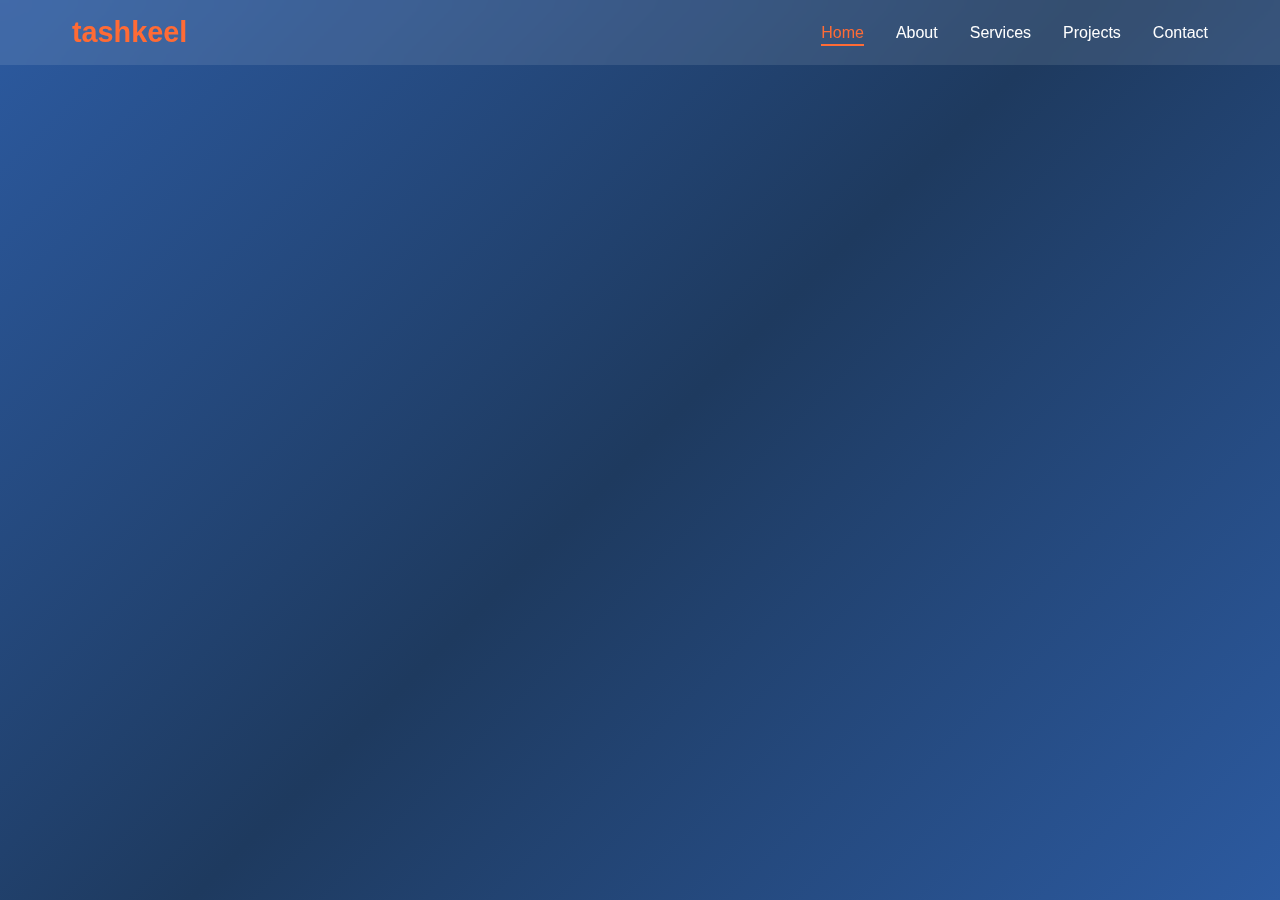
<file: index.html>
<!DOCTYPE html>
<html lang="en">
<head>
    <meta charset="UTF-8">
    <meta name="viewport" content="width=device-width, initial-scale=1.0, maximum-scale=1.0, user-scalable=no">
    <title>Tashkeel Digital - Professional Web Development & Design</title>
    <link rel="stylesheet" href="style.css">
    <meta name="description" content="Professional web development and design services by Tashkeel Digital. Creating modern, responsive websites and applications.">
</head>
<body>
    <!-- Navigation Bar -->
    <nav class="navbar">
        <div class="nav-container">
            <div class="nav-logo">
                <span>tashkeel</span>
            </div>
            <ul class="nav-menu">
                <li><a href="index.html" class="nav-link active">Home</a></li>
                <li><a href="./html/about.html" class="nav-link">About</a></li>
                <li><a href="./html/services.html" class="nav-link">Services</a></li>
                <li><a href="./html/projects.html" class="nav-link">Projects</a></li>
                <li><a href="./html/contact.html" class="nav-link">Contact</a></li>
            </ul>
        </div>
    </nav>

    <!-- Hero Section -->
    <section class="hero">
        <div class="container">
            <div class="hero-content">
                <div class="hero-text">
                    <h1 class="hero-title">
                        Welcome to <span class="highlight">Tashkeel</span> Digital
                    </h1>
                    <p class="hero-subtitle">
                        Professional Web Development & Design Services
                    </p>
                    <p class="hero-description">
                        We create stunning, modern websites and applications that help your business grow. 
                        From concept to deployment, we bring your digital vision to life with cutting-edge 
                        technology and beautiful design.
                    </p>
                    <div class="hero-buttons">
                        <a href="./html/projects.html" class="btn btn-primary">
                            <span>Go On</span>
                            <svg width="20" height="20" viewBox="0 0 24 24" fill="none" stroke="currentColor" stroke-width="2">
                                <path d="M5 12h14M12 5l7 7-7 7"/>
                            </svg>
                        </a>
                        <a href="./html/about.html" class="btn btn-secondary">
                            <span>Learn More</span>
                            <svg width="20" height="20" viewBox="0 0 24 24" fill="none" stroke="currentColor" stroke-width="2">
                                <path d="M13 17l5-5-5-5M6 17l5-5-5-5"/>
                            </svg>
                        </a>
                    </div>
                    <div class="social-links">
                        <!-- إصلاح لينك الإنستا -->
                        <a href="https://www.instagram.com/tashkeel.digital?igsh=cWE1d2dwcDMzY2Jv" onclick="openInstagram()" class="social-link" title="Follow us on Instagram">
                            <svg width="24" height="24" viewBox="0 0 24 24" fill="currentColor">
                                <path d="M12 2.163c3.204 0 3.584.012 4.85.07 3.252.148 4.771 1.691 4.919 4.919.058 1.265.069 1.645.069 4.849 0 3.205-.012 3.584-.069 4.849-.149 3.225-1.664 4.771-4.919 4.919-1.266.058-1.644.07-4.85.07-3.204 0-3.584-.012-4.849-.07-3.26-.149-4.771-1.699-4.919-4.92-.058-1.265-.07-1.644-.07-4.849 0-3.204.013-3.583.07-4.849.149-3.227 1.664-4.771 4.919-4.919 1.266-.057 1.645-.069 4.849-.069zm0-2.163c-3.259 0-3.667.014-4.947.072-4.358.2-6.78 2.618-6.98 6.98-.059 1.281-.073 1.689-.073 4.948 0 3.259.014 3.668.072 4.948.2 4.358 2.618 6.78 6.98 6.98 1.281.058 1.689.072 4.948.072 3.259 0 3.668-.014 4.948-.072 4.354-.2 6.782-2.618 6.979-6.98.059-1.28.073-1.689.073-4.948 0-3.259-.014-3.667-.072-4.947-.196-4.354-2.617-6.78-6.979-6.98-1.281-.059-1.69-.073-4.949-.073zm0 5.838c-3.403 0-6.162 2.759-6.162 6.162s2.759 6.163 6.162 6.163 6.162-2.759 6.162-6.163c0-3.403-2.759-6.162-6.162-6.162zm0 10.162c-2.209 0-4-1.79-4-4 0-2.209 1.791-4 4-4s4 1.791 4 4c0 2.21-1.791 4-4 4zm6.406-11.845c-.796 0-1.441.645-1.441 1.44s.645 1.44 1.441 1.44c.795 0 1.439-.645 1.439-1.44s-.644-1.44-1.439-1.44z"/>
                            </svg>
                        </a>
                    </div>
                </div>
                
                <div class="hero-image">
                    <div class="image-container">
                        <img src="./images/photo_2025-06-29_02-12-47.jpg" alt="Tashkeel Digital" class="profile-image">
                        <div class="image-decoration"></div>
                    </div>
                </div>
            </div>
        </div>
    </section>

    <script src="script.js"></script>
</body>
</html>
</file>
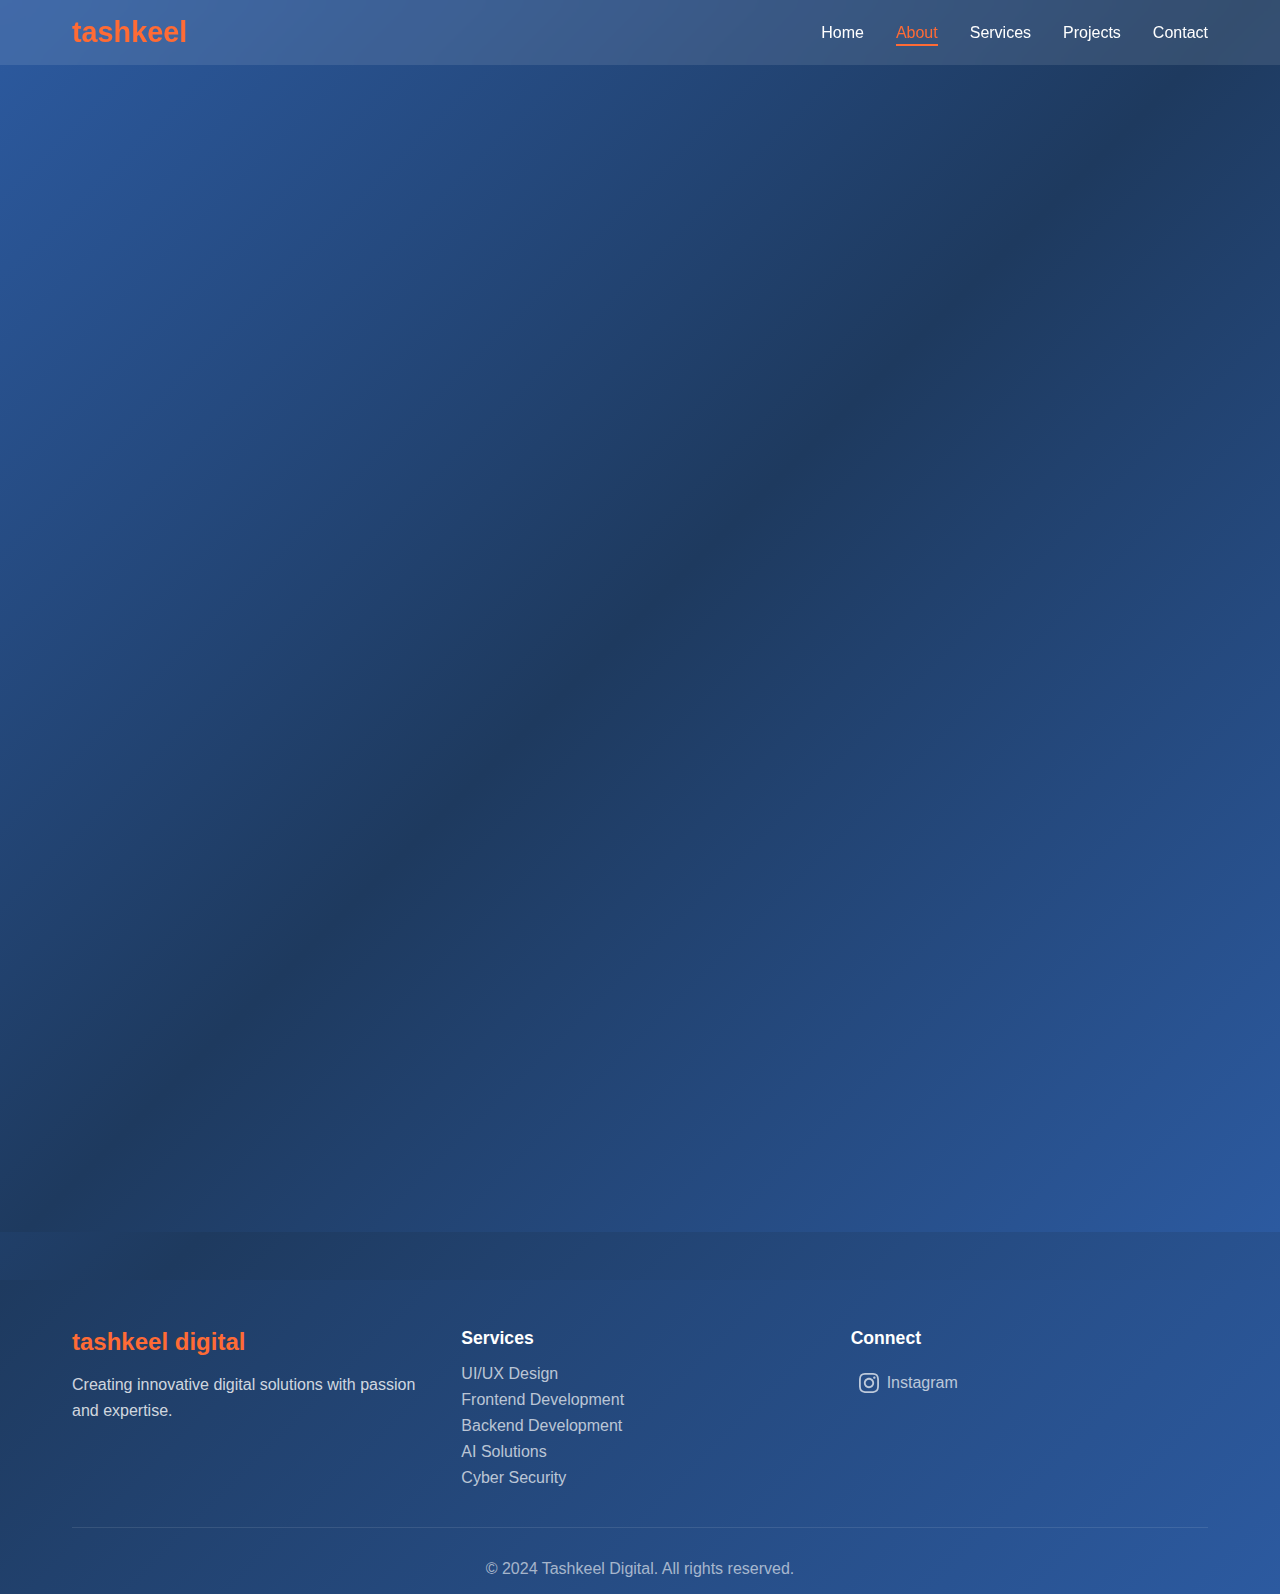
<file: html/about.html>
<!DOCTYPE html>
<html lang="en">
<head>
    <meta charset="UTF-8">
    <meta name="viewport" content="width=device-width, initial-scale=1.0, maximum-scale=1.0, user-scalable=no">
    <title>About - Tashkeel Digital</title>
    <link rel="stylesheet" href="/style.css">
    <link rel="stylesheet" href="../css/about.css">
    <meta name="description" content="Learn more about Tashkeel Digital - Professional web developer and designer">
</head>
<body>
    <!-- Page Flip Container -->
    <div class="page-flip-container">
        <!-- Navigation Bar -->
        <nav class="navbar">
            <div class="nav-container">
                <div class="nav-logo">
                    <span>tashkeel</span>
                </div>
                <ul class="nav-menu">
                    <li><a href="../index.html" class="nav-link">Home</a></li>
                    <li><a href="about.html" class="nav-link active">About</a></li>
                    <li><a href="services.html" class="nav-link">Services</a></li>
                    <li><a href="projects.html" class="nav-link">Projects</a></li>
                    <li><a href="contact.html" class="nav-link">Contact</a></li>
                </ul>
            </div>
        </nav>

        <!-- About Hero Section -->
        <main class="about-hero">
            <div class="about-container">
                <div class="about-content">
                    <div class="about-text">
                        <h1 class="about-title">About <span class="highlight">Me</span></h1>
                        <p class="about-description">
                           Tashkeel Digital is a creative studio specialized in designing and developing websites and custom digital solutions for individuals, startups, and small businesses.
We believe that a strong digital presence starts with stunning design and smart functionality – and that’s exactly what we deliver.</p>
 <p class="about-description">
We don’t just build websites; we craft complete digital identities.
From clean code to eye-catching UI/UX, our team combines creativity and technical skills to turn your ideas into reality – efficiently and affordably.
 </p>  <p class="about-description">
Whether you're launching your first business, building a personal portfolio, or revamping your current website – we're here to support you every step of the way.
</p>  <p class="about-description">
🎓 We also support university students with professional graduation projects.
Whether you need a complete ready-made project or want to understand how everything works from A to Z, we’ll help you get there with clean, well-organized code and clear explanations.
</p>  <p class="about-description">
💬 Ready to bring your idea to life?
Let’s talk and build something great together! 🚀
                        </p>
                      
                        <div class="about-stats">
                            <div class="stat-item">
                                <h3 class="stat-number">50+</h3>
                                <p class="stat-label">Projects Completed</p>
                            </div>
                            <div class="stat-item">
                                <h3 class="stat-number">3+</h3>
                                <p class="stat-label">Years Experience</p>
                            </div>
                            <div class="stat-item">
                                <h3 class="stat-number">100%</h3>
                                <p class="stat-label">Client Satisfaction</p>
                            </div>
                        </div>

                        <div class="about-cta">
                            <a href="services.html" class="cta-button">
                                <span>View My Services</span>
                                <svg width="20" height="20" viewBox="0 0 24 24" fill="none" stroke="currentColor" stroke-width="2">
                                    <path d="M5 12h14M12 5l7 7-7 7"/>
                                </svg>
                            </a>
                            <a href="contact.html" class="cta-button secondary">
                                <span>Get In Touch</span>
                                <svg width="20" height="20" viewBox="0 0 24 24" fill="none" stroke="currentColor" stroke-width="2">
                                    <path d="M21 15a2 2 0 01-2 2H7l-4 4V5a2 2 0 012-2h14a2 2 0 012 2z"/>
                                </svg>
                            </a>
                        </div>
                    </div>
                    
                    <div class="about-image">
                        <div class="image-container">
                            <img src="../images/photo_2025-06-29_02-12-47.jpg" alt="About Tashkeel Digital" class="profile-image">
                            <div class="image-decoration"></div>
                        </div>
                    </div>
                </div>
            </div>
        </main>

        <!-- Footer -->
        <footer class="footer">
            <div class="footer-container">
                <div class="footer-content">
                    <div class="footer-section">
                        <h3 class="footer-title">tashkeel digital</h3>
                        <p class="footer-description">
                            Creating innovative digital solutions with passion and expertise.
                        </p>
                    </div>
                    
                    <div class="footer-section">
                        <h4 class="footer-heading">Services</h4>
                        <ul class="footer-links">
                            <li><a href="services.html#ui-ux">UI/UX Design</a></li>
                            <li><a href="services.html#frontend">Frontend Development</a></li>
                            <li><a href="services.html#backend">Backend Development</a></li>
                            <li><a href="services.html#ai">AI Solutions</a></li>
                            <li><a href="services.html#security">Cyber Security</a></li>
                        </ul>
                    </div>
                    
                    <div class="footer-section">
                        <h4 class="footer-heading">Connect</h4>
                        <div class="footer-social">
                            <a href="https://instagram.com/tashkeel_digital" target="_blank" class="footer-social-link">
                                <svg width="20" height="20" viewBox="0 0 24 24" fill="currentColor">
                                    <path d="M12 2.163c3.204 0 3.584.012 4.85.07 3.252.148 4.771 1.691 4.919 4.919.058 1.265.069 1.645.069 4.849 0 3.205-.012 3.584-.069 4.849-.149 3.225-1.664 4.771-4.919 4.919-1.266.058-1.644.07-4.85.07-3.204 0-3.584-.012-4.849-.07-3.26-.149-4.771-1.699-4.919-4.92-.058-1.265-.07-1.644-.07-4.849 0-3.204.013-3.583.07-4.849.149-3.227 1.664-4.771 4.919-4.919 1.266-.057 1.645-.069 4.849-.069zm0-2.163c-3.259 0-3.667.014-4.947.072-4.358.2-6.78 2.618-6.98 6.98-.059 1.281-.073 1.689-.073 4.948 0 3.259.014 3.668.072 4.948.2 4.358 2.618 6.78 6.98 6.98 1.281.058 1.689.072 4.948.072 3.259 0 3.668-.014 4.948-.072 4.354-.2 6.782-2.618 6.979-6.98.059-1.28.073-1.689.073-4.948 0-3.259-.014-3.667-.072-4.947-.196-4.354-2.617-6.78-6.979-6.98-1.281-.059-1.69-.073-4.949-.073zm0 5.838c-3.403 0-6.162 2.759-6.162 6.162s2.759 6.163 6.162 6.163 6.162-2.759 6.162-6.163c0-3.403-2.759-6.162-6.162-6.162zm0 10.162c-2.209 0-4-1.79-4-4 0-2.209 1.791-4 4-4s4 1.791 4 4c0 2.21-1.791 4-4 4zm6.406-11.845c-.796 0-1.441.645-1.441 1.44s.645 1.44 1.441 1.44c.795 0 1.439-.645 1.439-1.44s-.644-1.44-1.439-1.44z"/>
                                </svg>
                                Instagram
                            </a>
                        </div>
                    </div>
                </div>
                
                <div class="footer-bottom">
                    <p>&copy; 2024 Tashkeel Digital. All rights reserved.</p>
                </div>
            </div>
        </footer>
    </div>

    <script src="/script.js"></script>
    <script src="../js/about.js"></script>
</body>
</html>
</file>
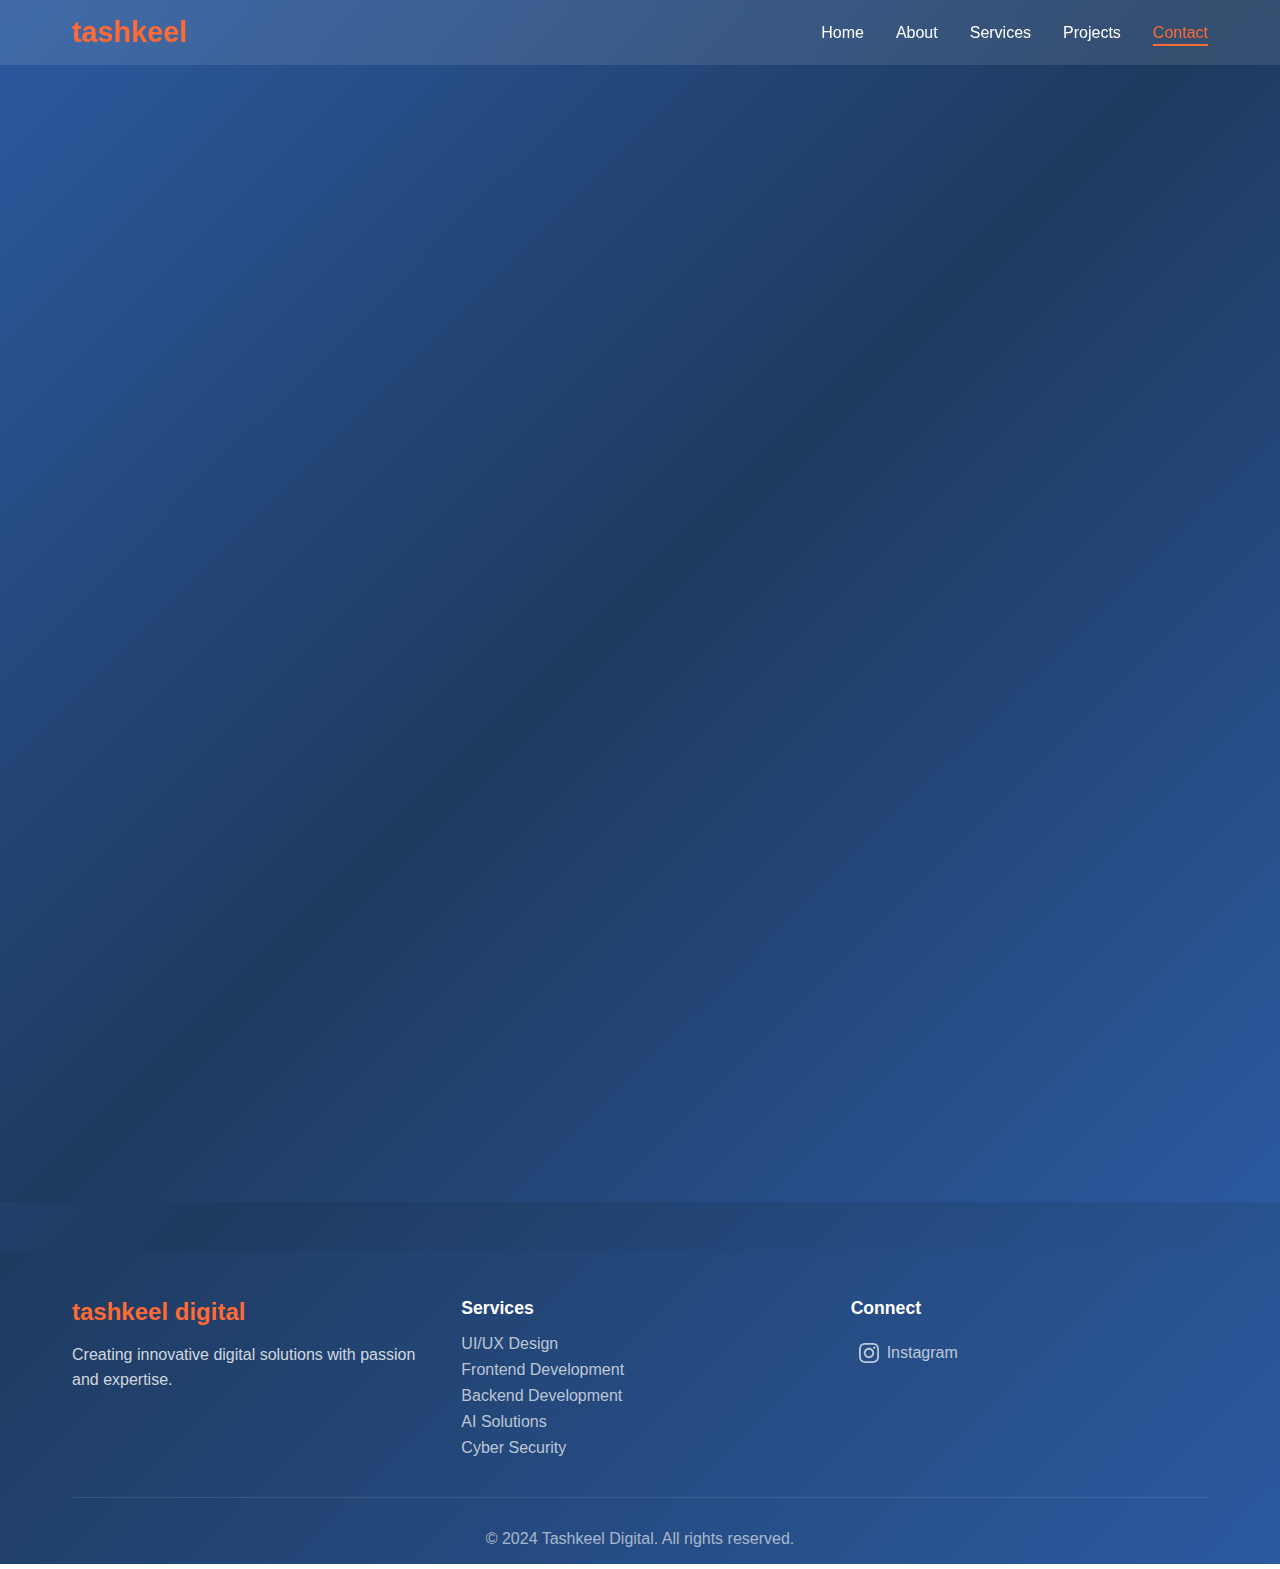
<file: html/contact.html>
<!DOCTYPE html>
<html lang="en">
<head>
    <meta charset="UTF-8">
    <meta name="viewport" content="width=device-width, initial-scale=1.0, maximum-scale=1.0, user-scalable=no">
    <title>Contact - Tashkeel Digital</title>
    <link rel="stylesheet" href="../style.css">
    <link rel="stylesheet" href="../css/contact.css">
    <meta name="description" content="Get in touch with Tashkeel Digital - Professional web development and design services">
</head>
<body>
    <!-- Page Flip Container -->
    <div class="page-flip-container">
        <!-- Navigation Bar -->
        <nav class="navbar">
            <div class="nav-container">
                <div class="nav-logo">
                    <span>tashkeel</span>
                </div>
                <ul class="nav-menu">
                    <li><a href="../index.html" class="nav-link">Home</a></li>
                    <li><a href="about.html" class="nav-link">About</a></li>
                    <li><a href="services.html" class="nav-link">Services</a></li>
                    <li><a href="projects.html" class="nav-link">Projects</a></li>
                    <li><a href="contact.html" class="nav-link active">Contact</a></li>
                </ul>
            </div>
        </nav>

        <!-- Contact Hero Section -->
        <main class="contact-hero">
            <div class="contact-container">
                <div class="contact-header">
                    <h1 class="contact-title">Get In <span class="highlight">Touch</span></h1>
                    <p class="contact-subtitle">
                        Ready to start your next project? Let's discuss how we can bring your ideas to life.
                    </p>
                </div>

                <div class="contact-content">
                    <!-- Contact Form -->
                    <div class="contact-form-section">
                        <div class="form-container">
                            <h2 class="form-title">Send Message</h2>
                            <form class="contact-form" id="contactForm">
                                <div class="form-group">
                                    <label for="name" class="form-label">Full Name</label>
                                    <input type="text" id="name" name="name" class="form-input" required>
                                    <span class="form-focus-border"></span>
                                </div>

                                <div class="form-group">
                                    <label for="email" class="form-label">Email Address</label>
                                    <input type="email" id="email" name="email" class="form-input" required>
                                    <span class="form-focus-border"></span>
                                </div>

                                <div class="form-group">
                                    <label for="phone" class="form-label">Phone Number</label>
                                    <input type="tel" id="phone" name="phone" class="form-input">
                                    <span class="form-focus-border"></span>
                                </div>

                                <div class="form-group">
                                    <label for="subject" class="form-label">Subject</label>
                                    <select id="subject" name="subject" class="form-input" required>
                                        <option value="">Select a service</option>
                                        <option value="web-design">Web Design</option>
                                        <option value="web-development">Web Development</option>
                                        <option value="ui-ux">UI/UX Design</option>
                                        <option value="ai-solutions">AI Solutions</option>
                                        <option value="cyber-security">Cyber Security</option>
                                        <option value="graduation-project">Graduation Project</option>
                                        <option value="consultation">Consultation</option>
                                        <option value="other">Other</option>
                                    </select>
                                    <span class="form-focus-border"></span>
                                </div>

                                <div class="form-group">
                                    <label for="message" class="form-label">Message</label>
                                    <textarea id="message" name="message" class="form-input form-textarea" rows="5" required placeholder="Tell us about your project..."></textarea>
                                    <span class="form-focus-border"></span>
                                </div>

                                <button type="submit" class="submit-button">
                                    <span class="button-text">Send Message</span>
                                    <svg class="button-icon" width="20" height="20" viewBox="0 0 24 24" fill="none" stroke="currentColor" stroke-width="2">
                                        <path d="M22 2L11 13M22 2l-7 20-4-9-9-4 20-7z"/>
                                    </svg>
                                </button>
                            </form>
                        </div>
                    </div>

                    <!-- Contact Info -->
                    <div class="contact-info-section">
                        <div class="info-container">
                            <h2 class="info-title">Contact Information</h2>
                            <p class="info-description">
                                Feel free to reach out through any of these channels. I'm always excited to discuss new projects and opportunities.
                            </p>

                            <div class="contact-methods">
                                <div class="contact-method">
                                    <div class="method-icon">
                                        <svg width="24" height="24" viewBox="0 0 24 24" fill="none" stroke="currentColor" stroke-width="2">
                                            <path d="M21 15a2 2 0 01-2 2H7l-4 4V5a2 2 0 012-2h14a2 2 0 012 2z"/>
                                        </svg>
                                    </div>
                                    <div class="method-content">
                                        <h3 class="method-title">Email</h3>
                                        <p class="method-text">info@tashkeeldigital.com</p>
                                        <a href="mailto:info@tashkeeldigital.com" class="method-link">Send Email</a>
                                    </div>
                                </div>

                                <div class="contact-method">
                                    <div class="method-icon">
                                        <svg width="24" height="24" viewBox="0 0 24 24" fill="none" stroke="currentColor" stroke-width="2">
                                            <path d="M22 16.92v3a2 2 0 01-2.18 2 19.79 19.79 0 01-8.63-3.07 19.5 19.5 0 01-6-6 19.79 19.79 0 01-3.07-8.67A2 2 0 014.11 2h3a2 2 0 012 1.72 12.84 12.84 0 00.7 2.81 2 2 0 01-.45 2.11L8.09 9.91a16 16 0 006 6l1.27-1.27a2 2 0 012.11-.45 12.84 12.84 0 002.81.7A2 2 0 0122 16.92z"/>
                                        </svg>
                                    </div>
                                    <div class="method-content">
                                        <h3 class="method-title">Phone</h3>
                                        <p class="method-text">+20 1122555050</p>
                                        <a href="tel:+201234567890" class="method-link">Call Now</a>
                                    </div>
                                </div>

                                <div class="contact-method">
                                    <div class="method-icon">
                                        <svg width="24" height="24" viewBox="0 0 24 24" fill="none" stroke="currentColor" stroke-width="2">
                                            <path d="M21 10c0 7-9 13-9 13s-9-6-9-13a9 9 0 0118 0z"/>
                                            <circle cx="12" cy="10" r="3"/>
                                        </svg>
                                    </div>
                                    <div class="method-content">
                                        <h3 class="method-title">Location</h3>
                                        <p class="method-text">Cairo, Egypt</p>
                                        <span class="method-link">Available Worldwide</span>
                                    </div>
                                </div>

                                <div class="contact-method">
                                    <div class="method-icon">
                                        <svg width="24" height="24" viewBox="0 0 24 24" fill="currentColor">
                                            <path d="M12 2.163c3.204 0 3.584.012 4.85.07 3.252.148 4.771 1.691 4.919 4.919.058 1.265.069 1.645.069 4.849 0 3.205-.012 3.584-.069 4.849-.149 3.225-1.664 4.771-4.919 4.919-1.266.058-1.644.07-4.85.07-3.204 0-3.584-.012-4.849-.07-3.26-.149-4.771-1.699-4.919-4.92-.058-1.265-.07-1.644-.07-4.849 0-3.204.013-3.583.07-4.849.149-3.227 1.664-4.771 4.919-4.919 1.266-.057 1.645-.069 4.849-.069zm0-2.163c-3.259 0-3.667.014-4.947.072-4.358.2-6.78 2.618-6.98 6.98-.059 1.281-.073 1.689-.073 4.948 0 3.259.014 3.668.072 4.948.2 4.358 2.618 6.78 6.98 6.98 1.281.058 1.689.072 4.948.072 3.259 0 3.668-.014 4.948-.072 4.354-.2 6.782-2.618 6.979-6.98.059-1.28.073-1.689.073-4.948 0-3.259-.014-3.667-.072-4.947-.196-4.354-2.617-6.78-6.979-6.98-1.281-.059-1.69-.073-4.949-.073zm0 5.838c-3.403 0-6.162 2.759-6.162 6.162s2.759 6.163 6.162 6.163 6.162-2.759 6.162-6.163c0-3.403-2.759-6.162-6.162-6.162zm0 10.162c-2.209 0-4-1.79-4-4 0-2.209 1.791-4 4-4s4 1.791 4 4c0 2.21-1.791 4-4 4zm6.406-11.845c-.796 0-1.441.645-1.441 1.44s.645 1.44 1.441 1.44c.795 0 1.439-.645 1.439-1.44s-.644-1.44-1.439-1.44z"/>
                                        </svg>
                                    </div>
                                    <div class="method-content">
                                        <h3 class="method-title">Social Media</h3>
                                        <p class="method-text">@tashkeel_digital</p>
                                        <a href="https://instagram.com/tashkeel_digital" target="_blank" class="method-link">Follow Us</a>
                                    </div>
                                </div>
                            </div>

                            <div class="response-time">
                                <div class="response-icon">
                                    <svg width="20" height="20" viewBox="0 0 24 24" fill="none" stroke="currentColor" stroke-width="2">
                                        <circle cx="12" cy="12" r="10"/>
                                        <polyline points="12,6 12,12 16,14"/>
                                    </svg>
                                </div>
                                <div class="response-text">
                                    <strong>Quick Response:</strong> I typically respond within 24 hours
                                </div>
                            </div>
                        </div>
                    </div>
                </div>
            </div>
        </main>

        <!-- Footer -->
        <footer class="footer">
            <div class="footer-container">
                <div class="footer-content">
                    <div class="footer-section">
                        <h3 class="footer-title">tashkeel digital</h3>
                        <p class="footer-description">
                            Creating innovative digital solutions with passion and expertise.
                        </p>
                    </div>
                    
                    <div class="footer-section">
                        <h4 class="footer-heading">Services</h4>
                        <ul class="footer-links">
                            <li><a href="services.html#ui-ux">UI/UX Design</a></li>
                            <li><a href="services.html#frontend">Frontend Development</a></li>
                            <li><a href="services.html#backend">Backend Development</a></li>
                            <li><a href="services.html#ai">AI Solutions</a></li>
                            <li><a href="services.html#security">Cyber Security</a></li>
                        </ul>
                    </div>
                    
                    <div class="footer-section">
                        <h4 class="footer-heading">Connect</h4>
                        <div class="footer-social">
                            <a href="https://instagram.com/tashkeel_digital" target="_blank" class="footer-social-link">
                                <svg width="20" height="20" viewBox="0 0 24 24" fill="currentColor">
                                    <path d="M12 2.163c3.204 0 3.584.012 4.85.07 3.252.148 4.771 1.691 4.919 4.919.058 1.265.069 1.645.069 4.849 0 3.205-.012 3.584-.069 4.849-.149 3.225-1.664 4.771-4.919 4.919-1.266.058-1.644.07-4.85.07-3.204 0-3.584-.012-4.849-.07-3.26-.149-4.771-1.699-4.919-4.92-.058-1.265-.07-1.644-.07-4.849 0-3.204.013-3.583.07-4.849.149-3.227 1.664-4.771 4.919-4.919 1.266-.057 1.645-.069 4.849-.069zm0-2.163c-3.259 0-3.667.014-4.947.072-4.358.2-6.78 2.618-6.98 6.98-.059 1.281-.073 1.689-.073 4.948 0 3.259.014 3.668.072 4.948.2 4.358 2.618 6.78 6.98 6.98 1.281.058 1.689.072 4.948.072 3.259 0 3.668-.014 4.948-.072 4.354-.2 6.782-2.618 6.979-6.98.059-1.28.073-1.689.073-4.948 0-3.259-.014-3.667-.072-4.947-.196-4.354-2.617-6.78-6.979-6.98-1.281-.059-1.69-.073-4.949-.073zm0 5.838c-3.403 0-6.162 2.759-6.162 6.162s2.759 6.163 6.162 6.163 6.162-2.759 6.162-6.163c0-3.403-2.759-6.162-6.162-6.162zm0 10.162c-2.209 0-4-1.79-4-4 0-2.209 1.791-4 4-4s4 1.791 4 4c0 2.21-1.791 4-4 4zm6.406-11.845c-.796 0-1.441.645-1.441 1.44s.645 1.44 1.441 1.44c.795 0 1.439-.645 1.439-1.44s-.644-1.44-1.439-1.44z"/>
                                </svg>
                                Instagram
                            </a>
                        </div>
                    </div>
                </div>
                
                <div class="footer-bottom">
                    <p>&copy; 2024 Tashkeel Digital. All rights reserved.</p>
                </div>
            </div>
        </footer>
    </div>

    <script src="/script.js"></script>
    <script src="../js/contact.js"></script>
</body>
</html>
</file>
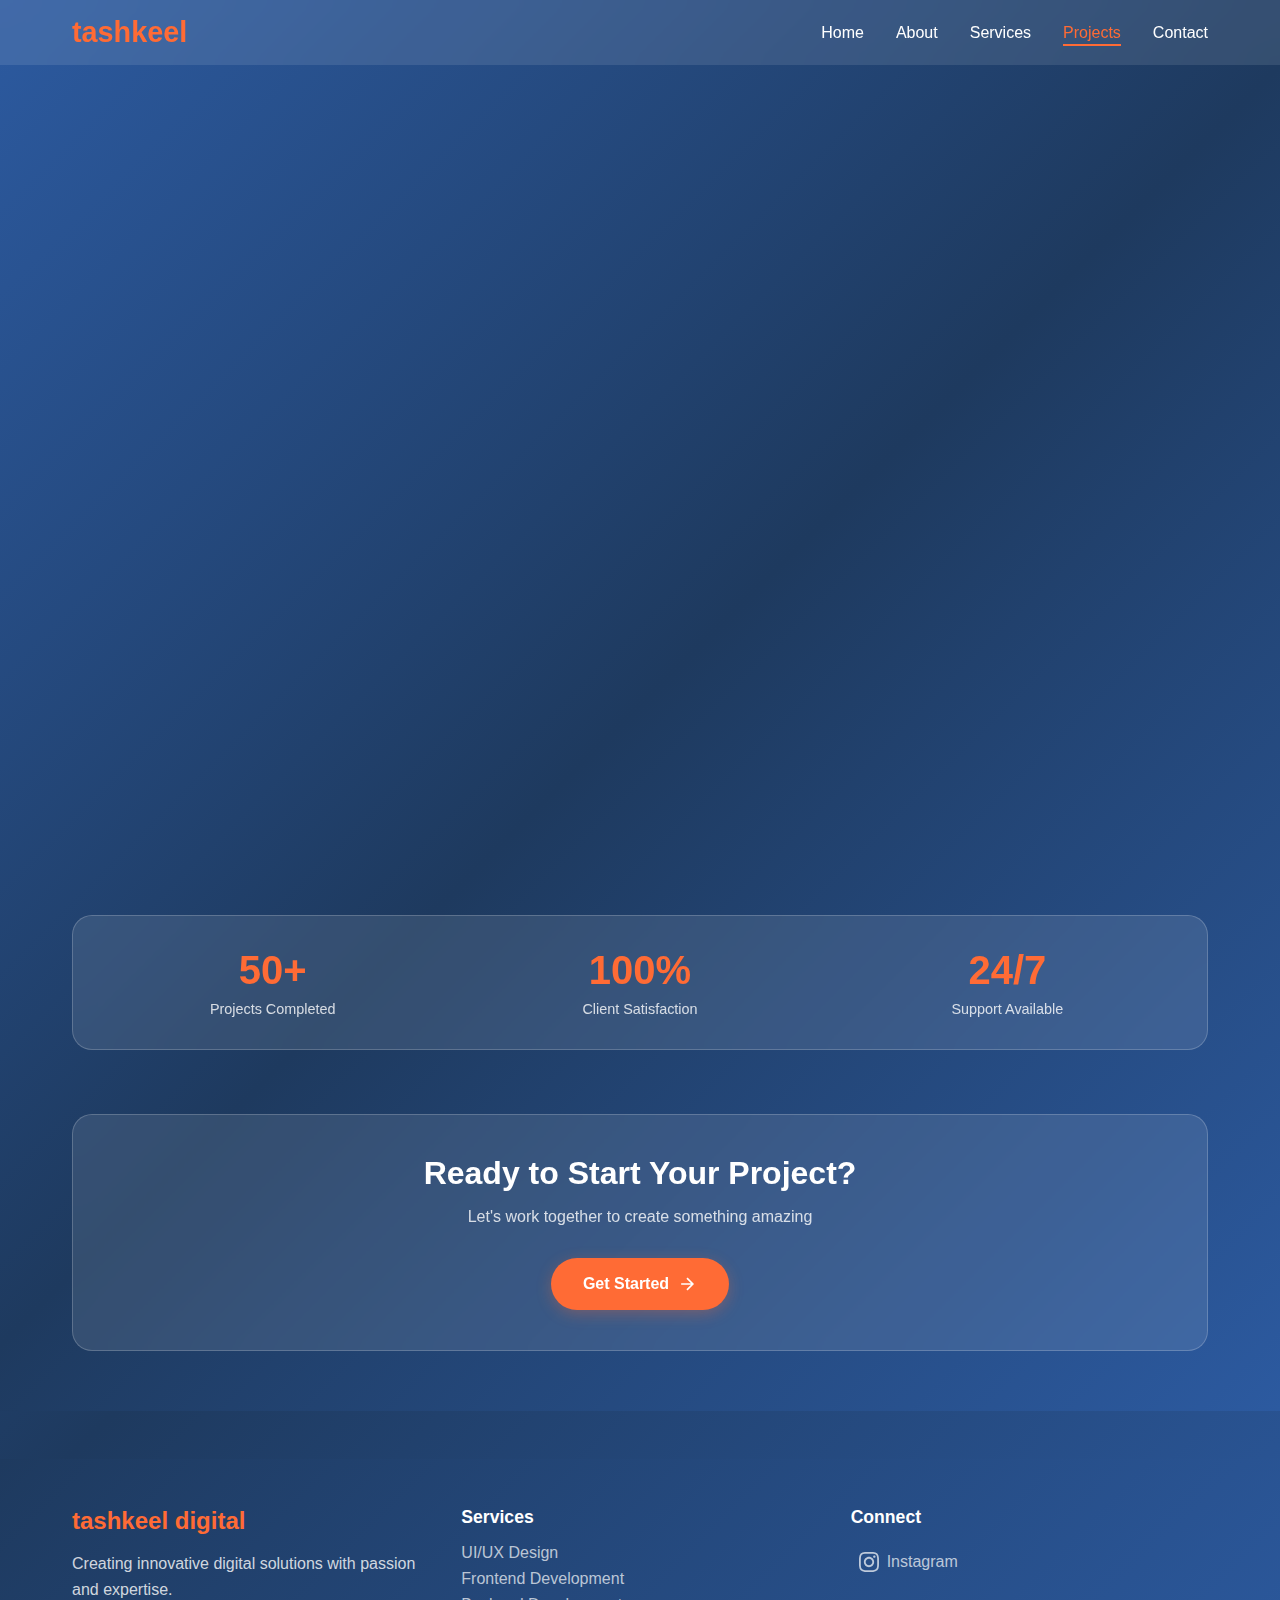
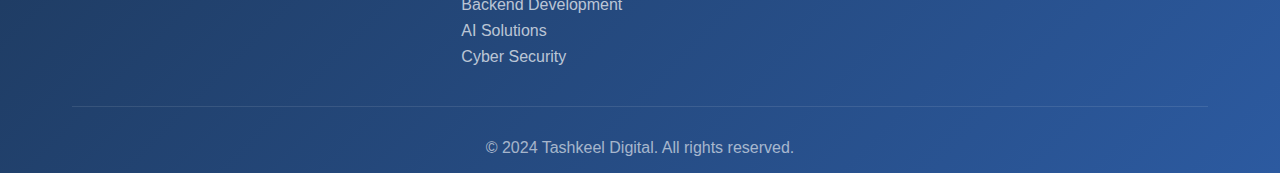
<file: html/projects.html>
<!DOCTYPE html>
<html lang="en">
<head>
    <meta charset="UTF-8">
    <meta name="viewport" content="width=device-width, initial-scale=1.0, maximum-scale=1.0, user-scalable=no">
    <title>Projects - Tashkeel Digital</title>
    <link rel="stylesheet" href="../style.css">
    <link rel="stylesheet" href="../css/projects.css">
    <meta name="description" content="Explore our latest projects - Professional web development and design portfolio">
</head>
<body>
    <!-- Page Flip Container -->
    <div class="page-flip-container">
        <!-- Navigation Bar -->
        <nav class="navbar">
            <div class="nav-container">
                <div class="nav-logo">
                    <span>tashkeel</span>
                </div>
                <ul class="nav-menu">
                    <li><a href="../index.html" class="nav-link">Home</a></li>
                    <li><a href="about.html" class="nav-link">About</a></li>
                    <li><a href="services.html" class="nav-link">Services</a></li>
                    <li><a href="projects.html" class="nav-link active">Projects</a></li>
                    <li><a href="contact.html" class="nav-link">Contact</a></li>
                </ul>
            </div>
        </nav>

        <!-- Projects Hero Section -->
        <main class="projects-hero">
            <div class="projects-container">
                <div class="projects-header">
                    <h1 class="projects-title">Latest <span class="highlight">Projects</span></h1>
                    <p class="projects-subtitle">
                        Discover our most recent work and see how we bring ideas to life through innovative design and development.
                    </p>
                </div>

                <!-- Projects Grid -->
                <div class="projects-grid">
                    <!-- Restaurant Project -->
                    <div class="project-card" data-project="restaurant">
                        <div class="project-image">
                            <img src="../images/restaurant.jpg" alt="Restaurant Website" class="card-img">
                            <div class="project-overlay">
                                <div class="project-info">
                                    <h3 class="project-name">Restaurant</h3>
                                    <p class="project-type">Food & Dining</p>
                                    <div class="project-tech">
                                        <span class="tech-tag">React</span>
                                        <span class="tech-tag">Node.js</span>
                                        <span class="tech-tag">MongoDB</span>
                                    </div>
                                </div>
                                <button class="play-button">
                                    <svg width="24" height="24" viewBox="0 0 24 24" fill="none" stroke="currentColor" stroke-width="2">
                                        <polygon points="5,3 19,12 5,21"/>
                                    </svg>
                                </button>
                            </div>
                        </div>
                    </div>

                    <!-- Car Show Project -->
                    <div class="project-card" data-project="carshow">
                        <div class="project-image">
                            <img src="../images/carshow.jpg" alt="Car Show Website" class="card-img">
                            <div class="project-overlay">
                                <div class="project-info">
                                    <h3 class="project-name">Car Show</h3>
                                    <p class="project-type">Automotive</p>
                                    <div class="project-tech">
                                        <span class="tech-tag">Vue.js</span>
                                        <span class="tech-tag">Express</span>
                                        <span class="tech-tag">MySQL</span>
                                    </div>
                                </div>
                                <button class="play-button">
                                    <svg width="24" height="24" viewBox="0 0 24 24" fill="none" stroke="currentColor" stroke-width="2">
                                        <polygon points="5,3 19,12 5,21"/>
                                    </svg>
                                </button>
                            </div>
                        </div>
                    </div>

                    <!-- Glory Scout Project -->
                    <div class="project-card" data-project="gloryscout">
                        <div class="project-image">
                            <img src="../images/glory.jpg" alt="Glory Scout Platform" class="card-img">
                            <div class="project-overlay">
                                <div class="project-info">
                                    <h3 class="project-name">Glory Scout</h3>
                                    <p class="project-type">Sports Platform</p>
                                    <div class="project-tech">
                                        <span class="tech-tag">Angular</span>
                                        <span class="tech-tag">Firebase</span>
                                        <span class="tech-tag">TypeScript</span>
                                    </div>
                                </div>
                                <button class="play-button">
                                    <svg width="24" height="24" viewBox="0 0 24 24" fill="none" stroke="currentColor" stroke-width="2">
                                        <polygon points="5,3 19,12 5,21"/>
                                    </svg>
                                </button>
                            </div>
                        </div>
                    </div>

                    <!-- Sushi Project -->
                    <div class="project-card" data-project="sushi">
                        <div class="project-image">
                            <img src="../images/sushi.jpg" alt="Sushi Restaurant" class="card-img">
                            <div class="project-overlay">
                                <div class="project-info">
                                    <h3 class="project-name">Sushi</h3>
                                    <p class="project-type">Japanese Cuisine</p>
                                    <div class="project-tech">
                                        <span class="tech-tag">Next.js</span>
                                        <span class="tech-tag">Stripe</span>
                                        <span class="tech-tag">PostgreSQL</span>
                                    </div>
                                </div>
                                <button class="play-button">
                                    <svg width="24" height="24" viewBox="0 0 24 24" fill="none" stroke="currentColor" stroke-width="2">
                                        <polygon points="5,3 19,12 5,21"/>
                                    </svg>
                                </button>
                            </div>
                        </div>
                    </div>

                    <!-- Makeup Project -->
                    <div class="project-card" data-project="makeup">
                        <div class="project-image">
                            <img src="../images/makeup.jpg" alt="Makeup Studio" class="card-img">
                            <div class="project-overlay">
                                <div class="project-info">
                                    <h3 class="project-name">Makeup</h3>
                                    <p class="project-type">Beauty & Cosmetics</p>
                                    <div class="project-tech">
                                        <span class="tech-tag">React</span>
                                        <span class="tech-tag">Shopify</span>
                                        <span class="tech-tag">GraphQL</span>
                                    </div>
                                </div>
                                <button class="play-button">
                                    <svg width="24" height="24" viewBox="0 0 24 24" fill="none" stroke="currentColor" stroke-width="2">
                                        <polygon points="5,3 19,12 5,21"/>
                                    </svg>
                                </button>
                            </div>
                        </div>
                    </div>

                    <!-- Gym Project -->
                    <div class="project-card" data-project="gym">
                        <div class="project-image">
                            <img src="../images/gym.jpg" alt="Gym & Fitness" class="card-img">
                            <div class="project-overlay">
                                <div class="project-info">
                                    <h3 class="project-name">Gym</h3>
                                    <p class="project-type">Fitness & Health</p>
                                    <div class="project-tech">
                                        <span class="tech-tag">Vue.js</span>
                                        <span class="tech-tag">Laravel</span>
                                        <span class="tech-tag">Redis</span>
                                    </div>
                                </div>
                                <button class="play-button">
                                    <svg width="24" height="24" viewBox="0 0 24 24" fill="none" stroke="currentColor" stroke-width="2">
                                        <polygon points="5,3 19,12 5,21"/>
                                    </svg>
                                </button>
                            </div>
                        </div>
                    </div>
                </div>

                <!-- Projects Stats -->
                <div class="projects-stats">
                    <div class="stat-item">
                        <h3 class="stat-number">50+</h3>
                        <p class="stat-label">Projects Completed</p>
                    </div>
                    <div class="stat-item">
                        <h3 class="stat-number">100%</h3>
                        <p class="stat-label">Client Satisfaction</p>
                    </div>
                    <div class="stat-item">
                        <h3 class="stat-number">24/7</h3>
                        <p class="stat-label">Support Available</p>
                    </div>
                </div>

                <!-- CTA Section -->
                <div class="projects-cta">
                    <h3 class="cta-title">Ready to Start Your Project?</h3>
                    <p class="cta-description">Let's work together to create something amazing</p>
                    <a href="contact.html" class="cta-button">
                        <span>Get Started</span>
                        <svg width="20" height="20" viewBox="0 0 24 24" fill="none" stroke="currentColor" stroke-width="2">
                            <path d="M5 12h14M12 5l7 7-7 7"/>
                        </svg>
                    </a>
                </div>
            </div>
        </main>

        <!-- Video Modal -->
        <div class="video-modal" id="videoModal">
            <div class="modal-overlay"></div>
            <div class="modal-content">
                <button class="modal-close" id="modalClose">
                    <svg width="24" height="24" viewBox="0 0 24 24" fill="none" stroke="currentColor" stroke-width="2">
                        <line x1="18" y1="6" x2="6" y2="18"/>
                        <line x1="6" y1="6" x2="18" y2="18"/>
                    </svg>
                </button>
                <div class="video-container">
                    <video id="projectVideo" controls>
                        <source src="" type="video/mp4">
                        Your browser does not support the video tag.
                    </video>
                </div>
                <div class="video-info">
                    <h3 id="videoTitle">Project Title</h3>
                    <p id="videoDescription">Project description will appear here.</p>
                </div>
            </div>
        </div>

        <!-- Footer -->
        <footer class="footer">
            <div class="footer-container">
                <div class="footer-content">
                    <div class="footer-section">
                        <h3 class="footer-title">tashkeel digital</h3>
                        <p class="footer-description">
                            Creating innovative digital solutions with passion and expertise.
                        </p>
                    </div>
                    
                    <div class="footer-section">
                        <h4 class="footer-heading">Services</h4>
                        <ul class="footer-links">
                            <li><a href="services.html#ui-ux">UI/UX Design</a></li>
                            <li><a href="services.html#frontend">Frontend Development</a></li>
                            <li><a href="services.html#backend">Backend Development</a></li>
                            <li><a href="services.html#ai">AI Solutions</a></li>
                            <li><a href="services.html#security">Cyber Security</a></li>
                        </ul>
                    </div>
                    
                    <div class="footer-section">
                        <h4 class="footer-heading">Connect</h4>
                        <div class="footer-social">
                            <a href="https://instagram.com/tashkeel_digital" target="_blank" class="footer-social-link">
                                <svg width="20" height="20" viewBox="0 0 24 24" fill="currentColor">
                                    <path d="M12 2.163c3.204 0 3.584.012 4.85.07 3.252.148 4.771 1.691 4.919 4.919.058 1.265.069 1.645.069 4.849 0 3.205-.012 3.584-.069 4.849-.149 3.225-1.664 4.771-4.919 4.919-1.266.058-1.644.07-4.85.07-3.204 0-3.584-.012-4.849-.07-3.26-.149-4.771-1.699-4.919-4.92-.058-1.265-.07-1.644-.07-4.849 0-3.204.013-3.583.07-4.849.149-3.227 1.664-4.771 4.919-4.919 1.266-.057 1.645-.069 4.849-.069zm0-2.163c-3.259 0-3.667.014-4.947.072-4.358.2-6.78 2.618-6.98 6.98-.059 1.281-.073 1.689-.073 4.948 0 3.259.014 3.668.072 4.948.2 4.358 2.618 6.78 6.98 6.98 1.281.058 1.689.072 4.948.072 3.259 0 3.668-.014 4.948-.072 4.354-.2 6.782-2.618 6.979-6.98.059-1.28.073-1.689.073-4.948 0-3.259-.014-3.667-.072-4.947-.196-4.354-2.617-6.78-6.979-6.98-1.281-.059-1.69-.073-4.949-.073zm0 5.838c-3.403 0-6.162 2.759-6.162 6.162s2.759 6.163 6.162 6.163 6.162-2.759 6.162-6.163c0-3.403-2.759-6.162-6.162-6.162zm0 10.162c-2.209 0-4-1.79-4-4 0-2.209 1.791-4 4-4s4 1.791 4 4c0 2.21-1.791 4-4 4zm6.406-11.845c-.796 0-1.441.645-1.441 1.44s.645 1.44 1.441 1.44c.795 0 1.439-.645 1.439-1.44s-.644-1.44-1.439-1.44z"/>
                                </svg>
                                Instagram
                            </a>
                        </div>
                    </div>
                </div>
                
                <div class="footer-bottom">
                    <p>&copy; 2024 Tashkeel Digital. All rights reserved.</p>
                </div>
            </div>
        </footer>
    </div>

    <script src="../script.js"></script>
    <script src="../js/projects.js"></script>
</body>
</html>
</file>
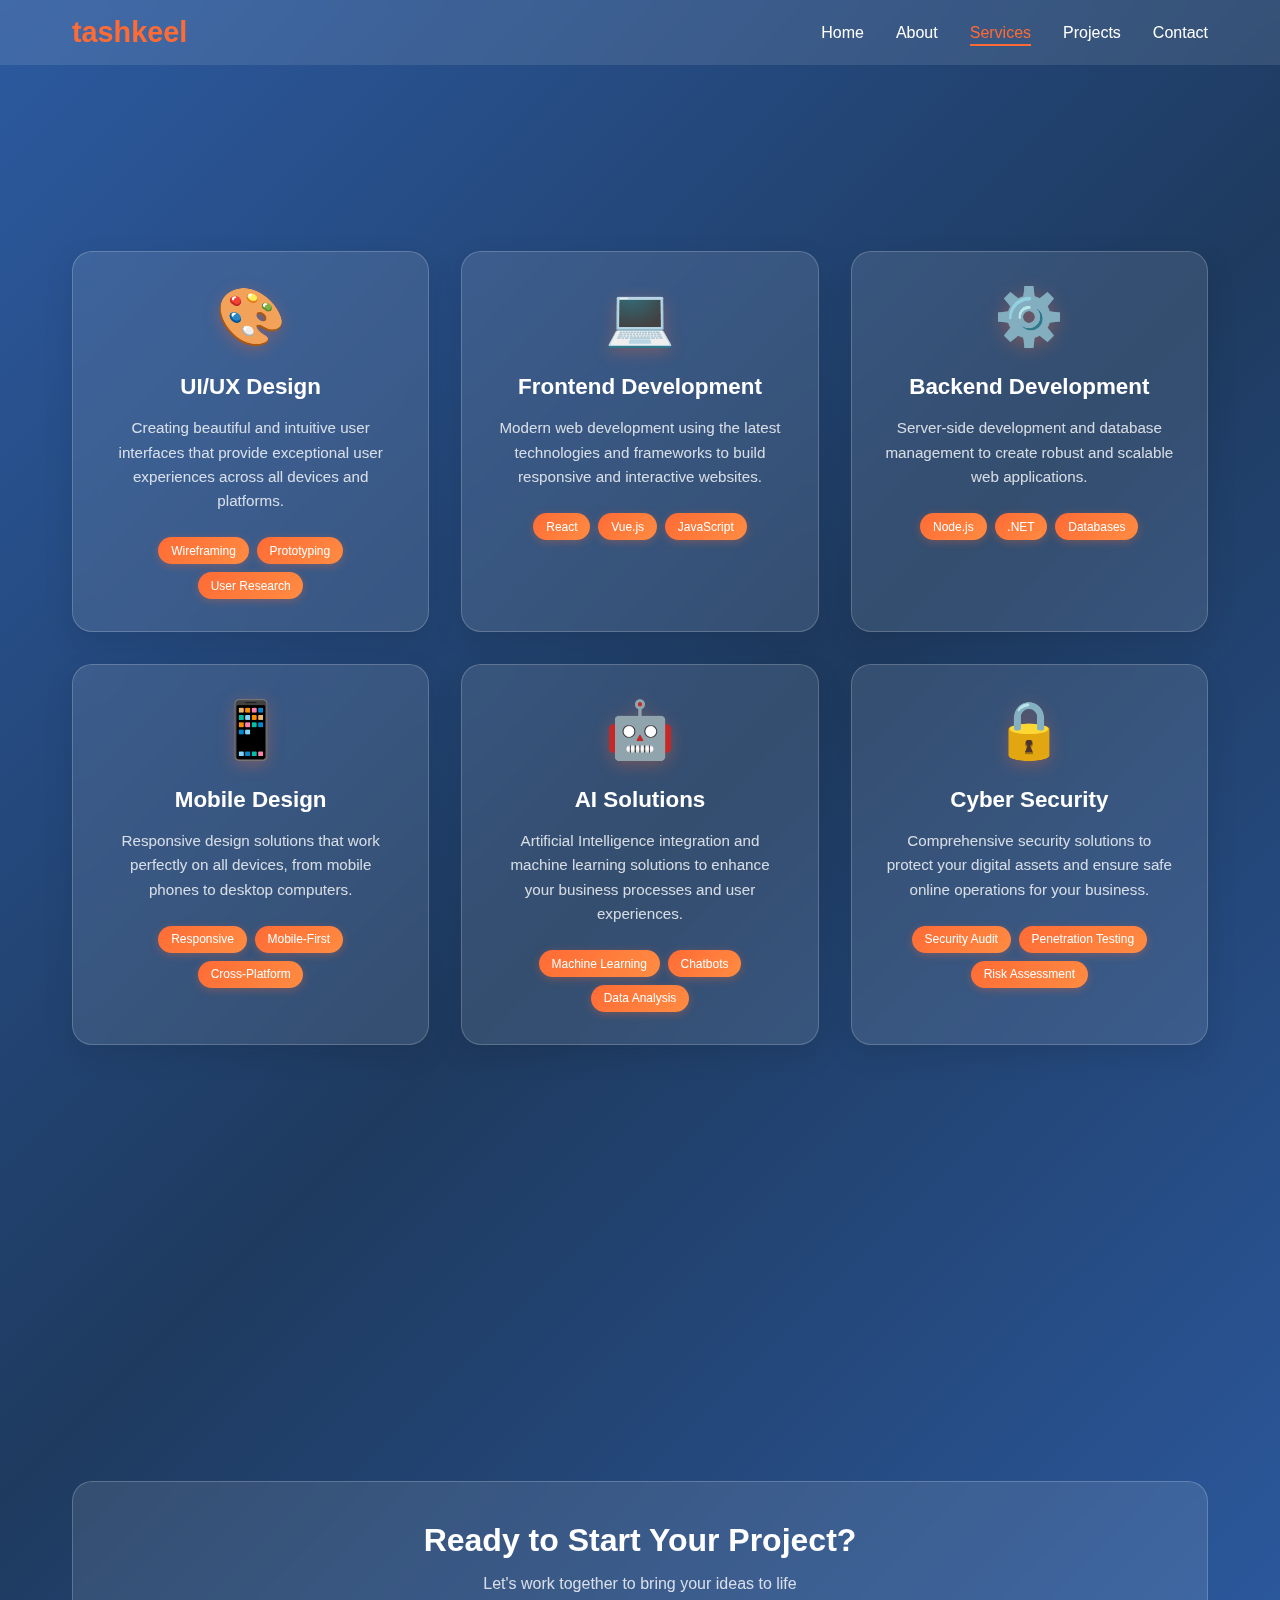
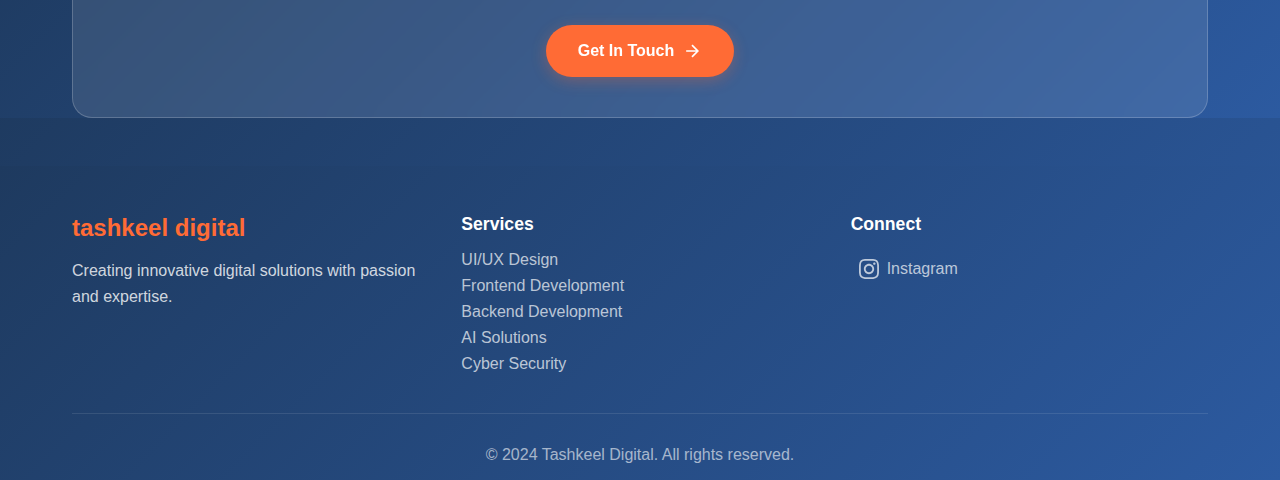
<file: html/services.html>
<!DOCTYPE html>
<html lang="en">
<head>
    <meta charset="UTF-8">
    <meta name="viewport" content="width=device-width, initial-scale=1.0, maximum-scale=1.0, user-scalable=no">
    <title>Services - Tashkeel Digital</title>
    <link rel="stylesheet" href="/style.css">
    <link rel="stylesheet" href="../css/services.css">
    <meta name="description" content="Professional services by Tashkeel Digital - Web Design, Development, AI, and more">
</head>
<body>
    <!-- Page Flip Container -->
    <div class="page-flip-container">
        <!-- Navigation Bar -->
        <nav class="navbar">
            <div class="nav-container">
                <div class="nav-logo">
                    <span>tashkeel</span>
                </div>
                <ul class="nav-menu">
                    <li><a href="../index.html" class="nav-link">Home</a></li>
                    <li><a href="about.html" class="nav-link">About</a></li>
                    <li><a href="services.html" class="nav-link active">Services</a></li>
                    <li><a href="projects.html" class="nav-link">Projects</a></li>
                    <li><a href="contact.html" class="nav-link">Contact</a></li>
                </ul>
            </div>
        </nav>

        <!-- Services Hero Section -->
        <main class="services-hero">
            <div class="services-container">
                <div class="services-header">
                    <h1 class="services-title">My <span class="highlight">Services</span></h1>
                    <p class="services-subtitle">
                        Professional digital solutions tailored to your needs
                    </p>
                </div>

                <!-- Services Grid Section -->
                <section class="services-section">
                    <div class="services-grid">
                        <div class="service-item">
                            <div class="service-icon">🎨</div>
                            <h3 class="service-title">UI/UX Design</h3>
                            <p class="service-description">
                                Creating beautiful and intuitive user interfaces that provide 
                                exceptional user experiences across all devices and platforms.
                            </p>
                            <div class="service-features">
                                <span class="feature-tag">Wireframing</span>
                                <span class="feature-tag">Prototyping</span>
                                <span class="feature-tag">User Research</span>
                            </div>
                        </div>

                        <div class="service-item">
                            <div class="service-icon">💻</div>
                            <h3 class="service-title">Frontend Development</h3>
                            <p class="service-description">
                                Modern web development using the latest technologies and frameworks 
                                to build responsive and interactive websites.
                            </p>
                            <div class="service-features">
                                <span class="feature-tag">React</span>
                                <span class="feature-tag">Vue.js</span>
                                <span class="feature-tag">JavaScript</span>
                            </div>
                        </div>

                        <div class="service-item">
                            <div class="service-icon">⚙️</div>
                            <h3 class="service-title">Backend Development</h3>
                            <p class="service-description">
                                Server-side development and database management to create 
                                robust and scalable web applications.
                            </p>
                            <div class="service-features">
                                <span class="feature-tag">Node.js</span>
                                <span class="feature-tag">.NET</span>
                                <span class="feature-tag">Databases</span>
                            </div>
                        </div>

                        <div class="service-item">
                            <div class="service-icon">📱</div>
                            <h3 class="service-title">Mobile Design</h3>
                            <p class="service-description">
                                Responsive design solutions that work perfectly on all devices, 
                                from mobile phones to desktop computers.
                            </p>
                            <div class="service-features">
                                <span class="feature-tag">Responsive</span>
                                <span class="feature-tag">Mobile-First</span>
                                <span class="feature-tag">Cross-Platform</span>
                            </div>
                        </div>

                        <div class="service-item">
                            <div class="service-icon">🤖</div>
                            <h3 class="service-title">AI Solutions</h3>
                            <p class="service-description">
                                Artificial Intelligence integration and machine learning solutions 
                                to enhance your business processes and user experiences.
                            </p>
                            <div class="service-features">
                                <span class="feature-tag">Machine Learning</span>
                                <span class="feature-tag">Chatbots</span>
                                <span class="feature-tag">Data Analysis</span>
                            </div>
                        </div>

                        <div class="service-item">
                            <div class="service-icon">🔒</div>
                            <h3 class="service-title">Cyber Security</h3>
                            <p class="service-description">
                                Comprehensive security solutions to protect your digital assets 
                                and ensure safe online operations for your business.
                            </p>
                            <div class="service-features">
                                <span class="feature-tag">Security Audit</span>
                                <span class="feature-tag">Penetration Testing</span>
                                <span class="feature-tag">Risk Assessment</span>
                            </div>
                        </div>

                        <div class="service-item">
                            <div class="service-icon">🎓</div>
                            <h3 class="service-title">Graduation Projects</h3>
                            <p class="service-description">
                                Complete graduation project development and consultation for 
                                students in computer science and related fields.
                            </p>
                            <div class="service-features">
                                <span class="feature-tag">Full Development</span>
                                <span class="feature-tag">Documentation</span>
                                <span class="feature-tag">Consultation</span>
                            </div>
                        </div>
                    </div>

                    <div class="services-cta">
                        <h3 class="cta-title">Ready to Start Your Project?</h3>
                        <p class="cta-description">Let's work together to bring your ideas to life</p>
                        <a href="contact.html" class="cta-button">
                            <span>Get In Touch</span>
                            <svg width="20" height="20" viewBox="0 0 24 24" fill="none" stroke="currentColor" stroke-width="2">
                                <path d="M5 12h14M12 5l7 7-7 7"/>
                            </svg>
                        </a>
                    </div>
                </section>
            </div>
        </main>

        <!-- Footer -->
        <footer class="footer">
            <div class="footer-container">
                <div class="footer-content">
                    <div class="footer-section">
                        <h3 class="footer-title">tashkeel digital</h3>
                        <p class="footer-description">
                            Creating innovative digital solutions with passion and expertise.
                        </p>
                    </div>
                    
                    <div class="footer-section">
                        <h4 class="footer-heading">Services</h4>
                        <ul class="footer-links">
                            <li><a href="#ui-ux">UI/UX Design</a></li>
                            <li><a href="#frontend">Frontend Development</a></li>
                            <li><a href="#backend">Backend Development</a></li>
                            <li><a href="#ai">AI Solutions</a></li>
                            <li><a href="#security">Cyber Security</a></li>
                        </ul>
                    </div>
                    
                    <div class="footer-section">
                        <h4 class="footer-heading">Connect</h4>
                        <div class="footer-social">
                            <a href="https://instagram.com/tashkeel_digital" target="_blank" class="footer-social-link">
                                <svg width="20" height="20" viewBox="0 0 24 24" fill="currentColor">
                                    <path d="M12 2.163c3.204 0 3.584.012 4.85.07 3.252.148 4.771 1.691 4.919 4.919.058 1.265.069 1.645.069 4.849 0 3.205-.012 3.584-.069 4.849-.149 3.225-1.664 4.771-4.919 4.919-1.266.058-1.644.07-4.85.07-3.204 0-3.584-.012-4.849-.07-3.26-.149-4.771-1.699-4.919-4.92-.058-1.265-.07-1.644-.07-4.849 0-3.204.013-3.583.07-4.849.149-3.227 1.664-4.771 4.919-4.919 1.266-.057 1.645-.069 4.849-.069zm0-2.163c-3.259 0-3.667.014-4.947.072-4.358.2-6.78 2.618-6.98 6.98-.059 1.281-.073 1.689-.073 4.948 0 3.259.014 3.668.072 4.948.2 4.358 2.618 6.78 6.98 6.98 1.281.058 1.689.072 4.948.072 3.259 0 3.668-.014 4.948-.072 4.354-.2 6.782-2.618 6.979-6.98.059-1.28.073-1.689.073-4.948 0-3.259-.014-3.667-.072-4.947-.196-4.354-2.617-6.78-6.979-6.98-1.281-.059-1.69-.073-4.949-.073zm0 5.838c-3.403 0-6.162 2.759-6.162 6.162s2.759 6.163 6.162 6.163 6.162-2.759 6.162-6.163c0-3.403-2.759-6.162-6.162-6.162zm0 10.162c-2.209 0-4-1.79-4-4 0-2.209 1.791-4 4-4s4 1.791 4 4c0 2.21-1.791 4-4 4zm6.406-11.845c-.796 0-1.441.645-1.441 1.44s.645 1.44 1.441 1.44c.795 0 1.439-.645 1.439-1.44s-.644-1.44-1.439-1.44z"/>
                                </svg>
                                Instagram
                            </a>
                        </div>
                    </div>
                </div>
                
                <div class="footer-bottom">
                    <p>&copy; 2024 Tashkeel Digital. All rights reserved.</p>
                </div>
            </div>
        </footer>
    </div>

    <script src="/script.js"></script>
    <script src="/js/services.js"></script>
</body>
</html>
</file>
<file: style.css>
/* Global Styles */
* {
    margin: 0;
    padding: 0;
    box-sizing: border-box;
}

body, html {
    background: linear-gradient(135deg, #2c5aa0 0%, #1e3a5f 50%, #2c5aa0 100%);
    min-height: 100vh;
    margin: 0;
    padding: 0;
    overflow-x: hidden;
    font-family: 'Arial', sans-serif;
}

body {
    background-attachment: fixed;
}

/* Navigation Styles */
.navbar {
    position: fixed;
    top: 0;
    width: 100%;
    background: rgba(255, 255, 255, 0.1);
    backdrop-filter: blur(10px);
    z-index: 1000;
    padding: 1rem 0;
    animation: slideDown 0.8s ease-out;
}

.nav-container {
    max-width: 1200px;
    margin: 0 auto;
    display: flex;
    justify-content: space-between;
    align-items: center;
    padding: 0 2rem;
}

/* Logo on LEFT */
.nav-logo {
    font-size: 1.8rem;
    font-weight: bold;
    color: #ff6b35;
    text-transform: lowercase;
    animation: glow 2s ease-in-out infinite alternate;
}

/* Menu on RIGHT */
.nav-menu {
    display: flex;
    list-style: none;
    gap: 2rem;
}

.nav-link {
    color: white;
    text-decoration: none;
    font-weight: 500;
    transition: all 0.3s ease;
    position: relative;
    text-transform: capitalize;
}

.nav-link:hover,
.nav-link.active {
    color: #ff6b35;
    transform: translateY(-2px);
}

.nav-link::after {
    content: '';
    position: absolute;
    bottom: -5px;
    left: 0;
    width: 0;
    height: 2px;
    background: #ff6b35;
    transition: width 0.3s ease;
}

.nav-link:hover::after,
.nav-link.active::after {
    width: 100%;
}

/* Hero Section */
.hero {
    min-height: 100vh;
    display: flex;
    align-items: center;
    justify-content: center;
    padding: 80px 0;
    background: linear-gradient(135deg, #2c5aa0 0%, #1e3a5f 50%, #2c5aa0 100%);
}

.container {
    max-width: 1200px;
    margin: 0 auto;
    padding: 0 2rem;
    width: 100%;
}

.hero-content {
    display: grid;
    grid-template-columns: 1fr 1fr;
    gap: 4rem;
    align-items: center;
}

.hero-text {
    opacity: 0;
    transform: translateX(-50px);
    animation: slideInFromLeft 1s ease-out 0.3s forwards;
}

.hero-title {
    font-size: 3.5rem;
    color: white;
    margin-bottom: 1rem;
    line-height: 1.2;
    animation: textGlow 3s ease-in-out infinite alternate;
}

.highlight {
    color: #ff6b35;
    font-weight: 600;
    animation: highlightPulse 2s ease-in-out infinite;
}

.hero-subtitle {
    font-size: 1.3rem;
    color: rgba(255, 255, 255, 0.8);
    margin-bottom: 2rem;
    line-height: 1.6;
}

.hero-description {
    font-size: 1.1rem;
    color: rgba(255, 255, 255, 0.7);
    margin-bottom: 2rem;
    line-height: 1.8;
}

.hero-buttons {
    display: flex;
    gap: 1rem;
    flex-wrap: wrap;
}

.btn {
    padding: 1rem 2rem;
    border-radius: 50px;
    text-decoration: none;
    font-weight: 600;
    display: inline-flex;
    align-items: center;
    gap: 0.5rem;
    transition: all 0.3s ease;
    font-size: 1rem;
}

.btn-primary {
    background: #ff6b35;
    color: white;
    box-shadow: 0 4px 15px rgba(255, 107, 53, 0.3);
    animation: buttonPulse 2s ease-in-out infinite;
}

.btn-primary:hover {
    background: #e55a2b;
    transform: translateY(-3px) scale(1.05);
    box-shadow: 0 8px 25px rgba(255, 107, 53, 0.4);
}

.btn-secondary {
    background: transparent;
    color: white;
    border: 2px solid rgba(255, 255, 255, 0.3);
    animation: buttonPulse 2s ease-in-out infinite;
    animation-delay: 0.5s;
}

.btn-secondary:hover {
    background: rgba(255, 255, 255, 0.1);
    border-color: #ff6b35;
    color: #ff6b35;
    transform: translateY(-3px) scale(1.05);
}

/* Hero Image Section - تحسين الأنيميشن */
.hero-image {
    opacity: 0;
    transform: translateX(50px);
    animation: slideInFromRight 1s ease-out 0.5s forwards;
    display: flex;
    justify-content: center;
    align-items: center;
}

.image-container {
    position: relative;
    display: flex;
    justify-content: center;
    align-items: center;
}

.profile-image {
    width: 400px;
    height: 400px;
    border-radius: 50%;
    object-fit: cover;
    border: 4px solid rgba(255, 255, 255, 0.2);
    box-shadow: 0 20px 40px rgba(0, 0, 0, 0.2);
    animation: float 3s ease-in-out infinite;
    transition: all 0.3s ease;
    z-index: 2;
    position: relative;
}

.profile-image:hover {
    transform: scale(1.05);
    box-shadow: 0 25px 50px rgba(255, 107, 53, 0.3);
}

/* تحسين الديكوريشن المتحرك - إصلاح السرعة على الموبايل */
.image-decoration {
    position: absolute;
    width: 420px;
    height: 420px;
    border: 2px solid #ff6b35;
    border-radius: 50%;
    animation: rotate 30s linear infinite;
    opacity: 0.6;
    z-index: 1;
    /* إضافة will-change لتحسين الأداء */
    will-change: transform;
    /* تقليل السرعة على الأجهزة الضعيفة */
    animation-play-state: running;
}

.image-decoration::before {
    content: '';
    position: absolute;
    top: -10px;
    left: 50%;
    transform: translateX(-50%);
    width: 20px;
    height: 20px;
    background: #ff6b35;
    border-radius: 50%;
    box-shadow: 0 0 20px #ff6b35;
}

/* Social Links */
.social-links {
    display: flex;
    gap: 1rem;
    margin-top: 2rem;
}

.social-link {
    display: flex;
    align-items: center;
    justify-content: center;
    width: 50px;
    height: 50px;
    background: rgba(255, 255, 255, 0.1);
    border-radius: 50%;
    color: white;
    text-decoration: none;
    transition: all 0.3s ease;
    backdrop-filter: blur(10px);
}

.social-link:hover {
    background: #ff6b35;
    transform: translateY(-3px) scale(1.1);
    box-shadow: 0 5px 15px rgba(255, 107, 53, 0.4);
}

/* Animations */
@keyframes slideDown {
    from {
        transform: translateY(-100%);
        opacity: 0;
    }
    to {
        transform: translateY(0);
        opacity: 1;
    }
}

@keyframes slideInFromLeft {
    from {
        transform: translateX(-50px);
        opacity: 0;
    }
    to {
        transform: translateX(0);
        opacity: 1;
    }
}

@keyframes slideInFromRight {
    from {
        transform: translateX(50px);
        opacity: 0;
    }
    to {
        transform: translateX(0);
        opacity: 1;
    }
}

/* تحسين أنيميشن الصورة */
@keyframes float {
    0%, 100% {
        transform: translateY(0px);
    }
    50% {
        transform: translateY(-10px);
    }
}

/* تحسين أنيميشن الدوران - إبطاء السرعة */
@keyframes rotate {
    from {
        transform: rotate(0deg);
    }
    to {
        transform: rotate(360deg);
    }
}

@keyframes textGlow {
    0% {
        text-shadow: 0 0 10px rgba(255, 255, 255, 0.3);
    }
    100% {
        text-shadow: 0 0 20px rgba(255, 255, 255, 0.6);
    }
}

@keyframes glow {
    0% {
        text-shadow: 0 0 10px rgba(255, 107, 53, 0.5);
    }
    100% {
        text-shadow: 0 0 20px rgba(255, 107, 53, 0.8);
    }
}

@keyframes highlightPulse {
    0%, 100% {
        color: #ff6b35;
        text-shadow: 0 0 10px rgba(255, 107, 53, 0.5);
    }
    50% {
        color: #ff8c42;
        text-shadow: 0 0 20px rgba(255, 107, 53, 0.8);
    }
}

@keyframes buttonPulse {
    0%, 100% {
        box-shadow: 0 4px 15px rgba(255, 107, 53, 0.3);
    }
    50% {
        box-shadow: 0 6px 20px rgba(255, 107, 53, 0.5);
    }
}

/* تحسينات خاصة بالموبايل */
@media (max-width: 1024px) {
    .hero-content {
        gap: 3rem;
    }
    
    .hero-title {
        font-size: 3rem;
    }
    
    .profile-image {
        width: 350px;
        height: 350px;
    }
    
    .image-decoration {
        width: 370px;
        height: 370px;
        /* إبطاء أكثر على التابلت */
        animation-duration: 35s;
    }
}

@media (max-width: 768px) {
    .nav-container {
        padding: 0 1rem;
    }
    
    .nav-menu {
        gap: 1rem;
        flex-wrap: wrap;
    }
    
    .nav-link {
        font-size: 0.9rem;
        padding: 0.5rem;
    }
    
    .hero {
        padding: 100px 0 60px;
    }
    
    .hero-content {
        grid-template-columns: 1fr;
        gap: 3rem;
        text-align: center;
    }
    
    .hero-title {
        font-size: 2.5rem;
    }
    
    .hero-subtitle {
        font-size: 1.1rem;
    }
    
    .hero-description {
        font-size: 1rem;
    }
    
    .hero-buttons {
        justify-content: center;
    }
    
    .profile-image {
        width: 300px;
        height: 300px;
    }
    
    .image-decoration {
        width: 320px;
        height: 320px;
        /* إبطاء كبير على الموبايل */
        animation-duration: 40s;
    }
    
    .social-links {
        justify-content: center;
    }
}

@media (max-width: 480px) {
    .nav-container {
        flex-direction: row;
        gap: 1rem;
        padding: 0 1rem;
    }
    
    .nav-logo {
        font-size: 1.3rem;
    }
    
    .nav-menu {
        gap: 0.8rem;
        font-size: 0.85rem;
    }
    
    .hero {
        padding: 120px 0 40px;
    }
    
    .container {
        padding: 0 1rem;
    }
    
    .hero-title {
        font-size: 2rem;
    }
    
    .hero-subtitle {
        font-size: 1rem;
    }
    
    .hero-description {
        font-size: 0.9rem;
        margin-bottom: 1.5rem;
    }
    
    .hero-buttons {
        flex-direction: column;
        align-items: center;
        gap: 1rem;
    }
    
    .btn {
        padding: 0.8rem 1.5rem;
        font-size: 0.9rem;
        width: 100%;
        max-width: 250px;
        justify-content: center;
    }
    
    .profile-image {
        width: 250px;
        height: 250px;
    }
    
    .image-decoration {
        width: 270px;
        height: 270px;
        /* أبطأ سرعة على الموبايل الصغير */
        animation-duration: 45s;
    }
    
    .social-links {
        gap: 0.8rem;
    }
    
    .social-link {
        width: 45px;
        height: 45px;
    }
}

@media (max-width: 360px) {
    .hero-title {
        font-size: 1.8rem;
    }
    
    .hero-subtitle {
        font-size: 0.9rem;
    }
    
    .hero-description {
        font-size: 0.85rem;
    }
    
    .profile-image {
        width: 200px;
        height: 200px;
    }
    
    .image-decoration {
        width: 220px;
        height: 220px;
        /* أبطأ سرعة ممكنة */
        animation-duration: 50s;
    }
    
    .nav-menu {
        gap: 0.5rem;
    }
    
    .nav-link {
        font-size: 0.8rem;
        padding: 0.3rem;
    }
}

/* تحسينات للأجهزة الضعيفة */
@media (max-width: 768px) and (max-height: 1024px) {
    .image-decoration {
        /* إيقاف الأنيميشن على الأجهزة الضعيفة إذا لزم الأمر */
        animation-play-state: running;
        /* تقليل التعقيد البصري */
        opacity: 0.4;
    }
}

/* Landscape orientation for mobile */
@media (max-height: 500px) and (orientation: landscape) {
    .hero {
        min-height: auto;
        padding: 80px 0 40px;
    }
    
    .hero-content {
        gap: 2rem;
    }
    
    .hero-title {
        font-size: 2rem;
        margin-bottom: 0.5rem;
    }
    
    .hero-subtitle {
        font-size: 1rem;
        margin-bottom: 1rem;
    }
    
    .hero-description {
        font-size: 0.9rem;
        margin-bottom: 1rem;
    }
    
    .profile-image {
        width: 200px;
        height: 200px;
    }
    
    .image-decoration {
        width: 220px;
        height: 220px;
        animation-duration: 40s;
    }
}

/* Touch device optimizations */
@media (hover: none) and (pointer: coarse) {
    .profile-image:hover {
        transform: none;
    }
    
    .profile-image:active {
        transform: scale(0.98);
    }
    
    .btn:hover {
        transform: none;
    }
    
    .btn:active {
        transform: scale(0.98);
    }
    
    .social-link:hover {
        transform: none;
    }
    
    .social-link:active {
        transform: scale(0.95);
    }
}

/* Performance optimizations */
@media (prefers-reduced-motion: reduce) {
    * {
        animation-duration: 0.01ms !important;
        animation-iteration-count: 1 !important;
        transition-duration: 0.01ms !important;
    }
    
    .image-decoration {
        animation: none !important;
    }
}

/* تحسين الأداء للأجهزة الضعيفة */
@media (max-width: 480px) {
    .image-decoration {
        /* تقليل تعقيد الأنيميشن */
        transform-origin: center;
        backface-visibility: hidden;
        perspective: 1000px;
    }
}
</file>
<file: css/about.css>
/* About Page Specific Styles */

/* Fix white background bleeding */
* {
    margin: 0;
    padding: 0;
    box-sizing: border-box;
}

body, html {
    background: linear-gradient(135deg, #2c5aa0 0%, #1e3a5f 50%, #2c5aa0 100%);
    min-height: 100vh;
    margin: 0;
    padding: 0;
    overflow-x: hidden;
}

body {
    background-attachment: fixed;
}

.page-flip-container {
    animation: pageFlipIn 1s ease-out;
    transform-origin: left center;
}

/* Navigation Styles */
.navbar {
    position: fixed;
    top: 0;
    width: 100%;
    background: rgba(255, 255, 255, 0.1);
    backdrop-filter: blur(10px);
    z-index: 1000;
    padding: 1rem 0;
    animation: slideDown 0.8s ease-out;
}

.nav-container {
    max-width: 1200px;
    margin: 0 auto;
    display: flex;
    justify-content: space-between;
    align-items: center;
    padding: 0 2rem;
}

.nav-logo {
    font-size: 1.8rem;
    font-weight: bold;
    color: #ff6b35;
    text-transform: lowercase;
    animation: glow 2s ease-in-out infinite alternate;
}

.nav-menu {
    display: flex;
    list-style: none;
    gap: 2rem;
}

.nav-link {
    color: white;
    text-decoration: none;
    font-weight: 500;
    transition: all 0.3s ease;
    position: relative;
    text-transform: capitalize;
}

.nav-link:hover,
.nav-link.active {
    color: #ff6b35;
    transform: translateY(-2px);
}

.nav-link::after {
    content: '';
    position: absolute;
    bottom: -5px;
    left: 0;
    width: 0;
    height: 2px;
    background: #ff6b35;
    transition: width 0.3s ease;
}

.nav-link:hover::after,
.nav-link.active::after {
    width: 100%;
}

/* About Hero Section */
.about-hero {
    min-height: 100vh;
    display: flex;
    align-items: center;
    justify-content: center;
    padding: 120px 0 60px;
    background: linear-gradient(135deg, #2c5aa0 0%, #1e3a5f 50%, #2c5aa0 100%);
}

.about-container {
    max-width: 1200px;
    margin: 0 auto;
    padding: 0 2rem;
    width: 100%;
}

/* عكس التصميم - الصورة على الشمال والكلام على اليمين */
.about-content {
    display: grid;
    grid-template-columns: 1fr 1fr;
    grid-template-areas: "image text";
    gap: 4rem;
    align-items: center;
}

.about-image {
    grid-area: image;
    opacity: 0;
    transform: translateX(-50px);
    animation: slideInFromLeft 1s ease-out 0.3s forwards;
}

.about-text {
    grid-area: text;
    opacity: 0;
    transform: translateX(50px);
    animation: slideInFromRight 1s ease-out 0.5s forwards;
}

.about-title {
    font-size: 3.5rem;
    color: white;
    margin-bottom: 2rem;
    line-height: 1.2;
    animation: textGlow 3s ease-in-out infinite alternate;
}

.highlight {
    color: #ff6b35;
    font-weight: 600;
    animation: highlightPulse 2s ease-in-out infinite;
}

.about-description {
    font-size: 1.1rem;
    color: rgba(255, 255, 255, 0.8);
    line-height: 1.8;
    margin-bottom: 1.5rem;
    text-align: justify;
}

.about-stats {
    display: grid;
    grid-template-columns: repeat(3, 1fr);
    gap: 2rem;
    margin: 3rem 0;
    padding: 2rem;
    background: rgba(255, 255, 255, 0.1);
    backdrop-filter: blur(10px);
    border-radius: 20px;
    border: 1px solid rgba(255, 255, 255, 0.2);
}

.stat-item {
    text-align: center;
    animation: fadeInUp 0.8s ease-out both;
}

.stat-item:nth-child(1) { animation-delay: 0.6s; }
.stat-item:nth-child(2) { animation-delay: 0.7s; }
.stat-item:nth-child(3) { animation-delay: 0.8s; }

.stat-number {
    font-size: 2.5rem;
    color: #ff6b35;
    font-weight: bold;
    margin-bottom: 0.5rem;
    animation: numberGlow 2s ease-in-out infinite alternate;
}

.stat-label {
    color: rgba(255, 255, 255, 0.8);
    font-size: 0.9rem;
    font-weight: 500;
}

.about-cta {
    display: flex;
    gap: 1rem;
    margin-top: 2rem;
    flex-wrap: wrap;
}

.cta-button {
    background: #ff6b35;
    color: white;
    padding: 1rem 2rem;
    border-radius: 50px;
    text-decoration: none;
    font-weight: 600;
    display: inline-flex;
    align-items: center;
    gap: 0.5rem;
    transition: all 0.3s ease;
    box-shadow: 0 4px 15px rgba(255, 107, 53, 0.3);
    animation: buttonPulse 2s ease-in-out infinite;
}

.cta-button.secondary {
    background: transparent;
    border: 2px solid #ff6b35;
    animation-delay: 0.5s;
}

.cta-button:hover {
    background: #e55a2b;
    transform: translateY(-3px) scale(1.05);
    box-shadow: 0 8px 25px rgba(255, 107, 53, 0.4);
}

.cta-button.secondary:hover {
    background: #ff6b35;
}

.image-container {
    position: relative;
    display: flex;
    justify-content: center;
    align-items: center;
}

.profile-image {
    width: 400px;
    height: 400px;
    border-radius: 50%;
    object-fit: cover;
    border: 4px solid rgba(255, 255, 255, 0.2);
    box-shadow: 0 20px 40px rgba(0, 0, 0, 0.2);
    animation: float 3s ease-in-out infinite;
    transition: all 0.3s ease;
}

.profile-image:hover {
    transform: scale(1.05);
    box-shadow: 0 25px 50px rgba(255, 107, 53, 0.3);
}

.image-decoration {
    position: absolute;
    width: 420px;
    height: 420px;
    border: 2px solid #ff6b35;
    border-radius: 50%;
    animation: rotate 20s linear infinite;
    opacity: 0.6;
}

.image-decoration::before {
    content: '';
    position: absolute;
    top: -10px;
    left: 50%;
    transform: translateX(-50%);
    width: 20px;
    height: 20px;
    background: #ff6b35;
    border-radius: 50%;
    box-shadow: 0 0 20px #ff6b35;
}

/* Footer Styles */
.footer {
    background: linear-gradient(135deg, #1e3a5f 0%, #2c5aa0 100%);
    color: white;
    padding: 3rem 0 1rem;
    margin-top: 3rem;
}

.footer-container {
    max-width: 1200px;
    margin: 0 auto;
    padding: 0 2rem;
}

.footer-content {
    display: grid;
    grid-template-columns: repeat(auto-fit, minmax(250px, 1fr));
    gap: 2rem;
    margin-bottom: 2rem;
}

.footer-section h3,
.footer-section h4 {
    margin-bottom: 1rem;
}

.footer-title {
    font-size: 1.5rem;
    color: #ff6b35;
    font-weight: bold;
    animation: glow 2s ease-in-out infinite alternate;
}

.footer-description {
    color: rgba(255, 255, 255, 0.8);
    line-height: 1.6;
}

.footer-heading {
    font-size: 1.1rem;
    color: white;
    font-weight: 600;
}

.footer-links {
    list-style: none;
    padding: 0;
}

.footer-links li {
    margin-bottom: 0.5rem;
}

.footer-links a {
    color: rgba(255, 255, 255, 0.7);
    text-decoration: none;
    transition: all 0.3s ease;
}

.footer-links a:hover {
    color: #ff6b35;
    transform: translateX(5px);
}

.footer-social-link {
    display: inline-flex;
    align-items: center;
    gap: 0.5rem;
    color: rgba(255, 255, 255, 0.7);
    text-decoration: none;
    transition: all 0.3s ease;
    padding: 0.5rem;
    border-radius: 10px;
}

.footer-social-link:hover {
    color: #ff6b35;
    background: rgba(255, 107, 53, 0.1);
    transform: translateY(-2px);
}

.footer-bottom {
    text-align: center;
    padding-top: 2rem;
    border-top: 1px solid rgba(255, 255, 255, 0.1);
    color: rgba(255, 255, 255, 0.6);
}

/* Animations */
@keyframes pageFlipIn {
    0% {
        transform: perspective(1000px) rotateY(-90deg);
        opacity: 0;
    }
    50% {
        opacity: 0.5;
    }
    100% {
        transform: perspective(1000px) rotateY(0deg);
        opacity: 1;
    }
}

@keyframes slideDown {
    from {
        transform: translateY(-100%);
        opacity: 0;
    }
    to {
        transform: translateY(0);
        opacity: 1;
    }
}

@keyframes slideInFromLeft {
    from {
        transform: translateX(-50px);
        opacity: 0;
    }
    to {
        transform: translateX(0);
        opacity: 1;
    }
}

@keyframes slideInFromRight {
    from {
        transform: translateX(50px);
        opacity: 0;
    }
    to {
        transform: translateX(0);
        opacity: 1;
    }
}

@keyframes fadeInUp {
    from {
        opacity: 0;
        transform: translateY(30px);
    }
    to {
        opacity: 1;
        transform: translateY(0);
    }
}

@keyframes float {
    0%, 100% {
        transform: translateY(0px);
    }
    50% {
        transform: translateY(-10px);
    }
}

@keyframes rotate {
    from {
        transform: rotate(0deg);
    }
    to {
        transform: rotate(360deg);
    }
}

@keyframes textGlow {
    0% {
        text-shadow: 0 0 10px rgba(255, 255, 255, 0.3);
    }
    100% {
        text-shadow: 0 0 20px rgba(255, 255, 255, 0.6);
    }
}

@keyframes glow {
    0% {
        text-shadow: 0 0 10px rgba(255, 107, 53, 0.5);
    }
    100% {
        text-shadow: 0 0 20px rgba(255, 107, 53, 0.8);
    }
}

@keyframes highlightPulse {
    0%, 100% {
        color: #ff6b35;
        text-shadow: 0 0 10px rgba(255, 107, 53, 0.5);
    }
    50% {
        color: #ff8c42;
        text-shadow: 0 0 20px rgba(255, 107, 53, 0.8);
    }
}

@keyframes numberGlow {
    0% {
        text-shadow: 0 0 10px rgba(255, 107, 53, 0.5);
    }
    100% {
        text-shadow: 0 0 20px rgba(255, 107, 53, 0.8);
    }
}

@keyframes buttonPulse {
    0%, 100% {
        box-shadow: 0 4px 15px rgba(255, 107, 53, 0.3);
    }
    50% {
        box-shadow: 0 6px 20px rgba(255, 107, 53, 0.5);
    }
}

/* Responsive Design */
@media (max-width: 1024px) {
    .about-content {
        gap: 3rem;
    }
    
    .about-title {
        font-size: 3rem;
    }
    
    .profile-image {
        width: 350px;
        height: 350px;
    }
    
    .image-decoration {
        width: 370px;
        height: 370px;
    }
}

@media (max-width: 768px) {
    .nav-container {
        padding: 0 1rem;
    }
    
    .nav-menu {
        gap: 1rem;
        flex-wrap: wrap;
    }
    
    .nav-link {
        font-size: 0.9rem;
        padding: 0.5rem;
    }
    
    .about-hero {
        padding: 100px 0 40px;
    }
    
    /* في الموبايل نرجع للتصميم العادي - الكلام فوق والصورة تحت */
    .about-content {
        grid-template-columns: 1fr;
        grid-template-areas: 
            "text"
            "image";
        gap: 3rem;
        text-align: center;
    }
    
    .about-title {
        font-size: 2.5rem;
    }
    
    .about-description {
        font-size: 1rem;
        text-align: center;
    }
    
    .about-stats {
        grid-template-columns: 1fr;
        gap: 1.5rem;
        margin: 2rem 0;
        padding: 1.5rem;
    }
    
    .stat-number {
        font-size: 2rem;
    }
    
    .about-cta {
        justify-content: center;
    }
    
    .profile-image {
        width: 300px;
        height: 300px;
    }
    
    .image-decoration {
        width: 320px;
        height: 320px;
    }
    
    .footer-content {
        grid-template-columns: 1fr;
        text-align: center;
        gap: 1.5rem;
    }
}

@media (max-width: 480px) {
    .nav-container {
        flex-direction: row;
        gap: 1rem;
        padding: 0 1rem;
    }
    
    .nav-logo {
        font-size: 1.3rem;
    }
    
    .nav-menu {
        gap: 0.8rem;
        font-size: 0.85rem;
    }
    
    .about-hero {
        padding: 120px 0 30px;
    }
    
    .about-container {
        padding: 0 1rem;
    }
    
    .about-title {
        font-size: 2rem;
    }
    
    .about-description {
        font-size: 0.9rem;
        margin-bottom: 1rem;
    }
    
    .about-stats {
        padding: 1rem;
        margin: 1.5rem 0;
    }
    
    .stat-number {
        font-size: 1.8rem;
    }
    
    .stat-label {
        font-size: 0.8rem;
    }
    
    .about-cta {
        flex-direction: column;
        align-items: center;
        gap: 1rem;
    }
    
    .cta-button {
        padding: 0.8rem 1.5rem;
        font-size: 0.9rem;
        width: 100%;
        max-width: 250px;
        justify-content: center;
    }
    
    .profile-image {
        width: 250px;
        height: 250px;
    }
    
    .image-decoration {
        width: 270px;
        height: 270px;
    }
    
    .footer {
        margin-top: 2rem;
        padding: 2rem 0 1rem;
    }
    
    .footer-container {
        padding: 0 1rem;
    }
}

@media (max-width: 360px) {
    .about-title {
        font-size: 1.8rem;
    }
    
    .about-description {
        font-size: 0.85rem;
    }
    
    .stat-number {
        font-size: 1.5rem;
    }
    
    .profile-image {
        width: 200px;
        height: 200px;
    }
    
    .image-decoration {
        width: 220px;
        height: 220px;
    }
    
    .nav-menu {
        gap: 0.5rem;
    }
    
    .nav-link {
        font-size: 0.8rem;
        padding: 0.3rem;
    }
}
</file>
<file: css/contact.css>
/* Contact Page Specific Styles */

/* Fix white background bleeding */
* {
    margin: 0;
    padding: 0;
    box-sizing: border-box;
}

body, html {
    background: linear-gradient(135deg, #2c5aa0 0%, #1e3a5f 50%, #2c5aa0 100%);
    min-height: 100vh;
    margin: 0;
    padding: 0;
    overflow-x: hidden;
}

body {
    background-attachment: fixed;
}

.page-flip-container {
    animation: pageFlipIn 1s ease-out;
    transform-origin: left center;
}

/* Navigation Styles */
.navbar {
    position: fixed;
    top: 0;
    width: 100%;
    background: rgba(255, 255, 255, 0.1);
    backdrop-filter: blur(10px);
    z-index: 1000;
    padding: 1rem 0;
    animation: slideDown 0.8s ease-out;
}

.nav-container {
    max-width: 1200px;
    margin: 0 auto;
    display: flex;
    justify-content: space-between;
    align-items: center;
    padding: 0 2rem;
}

.nav-logo {
    font-size: 1.8rem;
    font-weight: bold;
    color: #ff6b35;
    text-transform: lowercase;
    animation: glow 2s ease-in-out infinite alternate;
}

.nav-menu {
    display: flex;
    list-style: none;
    gap: 2rem;
}

.nav-link {
    color: white;
    text-decoration: none;
    font-weight: 500;
    transition: all 0.3s ease;
    position: relative;
    text-transform: capitalize;
}

.nav-link:hover,
.nav-link.active {
    color: #ff6b35;
    transform: translateY(-2px);
}

.nav-link::after {
    content: '';
    position: absolute;
    bottom: -5px;
    left: 0;
    width: 0;
    height: 2px;
    background: #ff6b35;
    transition: width 0.3s ease;
}

.nav-link:hover::after,
.nav-link.active::after {
    width: 100%;
}

/* Contact Hero Section */
.contact-hero {
    min-height: 100vh;
    display: flex;
    align-items: center;
    justify-content: center;
    padding: 120px 0 60px;
    background: linear-gradient(135deg, #2c5aa0 0%, #1e3a5f 50%, #2c5aa0 100%);
}

.contact-container {
    max-width: 1200px;
    margin: 0 auto;
    padding: 0 2rem;
    width: 100%;
}

.contact-header {
    text-align: center;
    opacity: 0;
    transform: translateY(-30px);
    animation: slideInFromTop 1s ease-out 0.3s forwards;
    margin-bottom: 4rem;
}

.contact-title {
    font-size: 3.5rem;
    color: white;
    margin-bottom: 1rem;
    line-height: 1.2;
    animation: textGlow 3s ease-in-out infinite alternate;
}

.highlight {
    color: #ff6b35;
    font-weight: 600;
    animation: highlightPulse 2s ease-in-out infinite;
}

.contact-subtitle {
    font-size: 1.3rem;
    color: rgba(255, 255, 255, 0.8);
    max-width: 600px;
    margin: 0 auto;
}

/* Contact Content */
.contact-content {
    display: grid;
    grid-template-columns: 1fr 1fr;
    gap: 4rem;
    align-items: start;
}

/* Contact Form Section */
.contact-form-section {
    opacity: 0;
    transform: translateX(-50px);
    animation: slideInFromLeft 1s ease-out 0.5s forwards;
}

.form-container {
    background: rgba(255, 255, 255, 0.1);
    backdrop-filter: blur(10px);
    padding: 3rem;
    border-radius: 20px;
    border: 1px solid rgba(255, 255, 255, 0.2);
    box-shadow: 0 20px 40px rgba(0, 0, 0, 0.1);
}

.form-title {
    font-size: 2rem;
    color: white;
    margin-bottom: 2rem;
    text-align: center;
    animation: textGlow 3s ease-in-out infinite alternate;
}

.contact-form {
    display: flex;
    flex-direction: column;
    gap: 1.5rem;
}

.form-group {
    position: relative;
}

.form-label {
    display: block;
    color: rgba(255, 255, 255, 0.9);
    font-weight: 500;
    margin-bottom: 0.5rem;
    font-size: 0.9rem;
}

.form-input {
    width: 100%;
    padding: 1rem;
    background: rgba(255, 255, 255, 0.15);
    border: 2px solid rgba(255, 255, 255, 0.3);
    border-radius: 10px;
    color: white;
    font-size: 1rem;
    transition: all 0.3s ease;
    backdrop-filter: blur(5px);
}

.form-input:focus {
    outline: none;
    border-color: #ff6b35;
    background: rgba(255, 255, 255, 0.2);
    box-shadow: 0 0 20px rgba(255, 107, 53, 0.3);
}

.form-input::placeholder {
    color: rgba(255, 255, 255, 0.6);
}

/* تحسين الـ Select بشكل كبير */
.form-input[type="select"],
select.form-input {
    background: rgba(255, 255, 255, 0.15) url("data:image/svg+xml;charset=UTF-8,%3csvg xmlns='http://www.w3.org/2000/svg' viewBox='0 0 24 24' fill='none' stroke='white' stroke-width='2' stroke-linecap='round' stroke-linejoin='round'%3e%3cpolyline points='6,9 12,15 18,9'%3e%3c/polyline%3e%3c/svg%3e") no-repeat right 1rem center;
    background-size: 20px;
    appearance: none;
    -webkit-appearance: none;
    -moz-appearance: none;
    cursor: pointer;
    padding-right: 3rem;
    border: 2px solid rgba(255, 255, 255, 0.3);
}

select.form-input:focus {
    border-color: #ff6b35;
    background: rgba(255, 255, 255, 0.2) url("data:image/svg+xml;charset=UTF-8,%3csvg xmlns='http://www.w3.org/2000/svg' viewBox='0 0 24 24' fill='none' stroke='%23ff6b35' stroke-width='2' stroke-linecap='round' stroke-linejoin='round'%3e%3cpolyline points='6,9 12,15 18,9'%3e%3c/polyline%3e%3c/svg%3e") no-repeat right 1rem center;
    background-size: 20px;
    box-shadow: 0 0 20px rgba(255, 107, 53, 0.3);
}

select.form-input option {
    background: #2c5aa0;
    color: white;
    padding: 0.5rem;
    border: none;
}

select.form-input option:hover,
select.form-input option:checked {
    background: #ff6b35;
    color: white;
}

/* إضافة ستايل خاص للـ select عند عدم اختيار قيمة */
select.form-input:invalid {
    color: rgba(255, 255, 255, 0.6);
}

select.form-input:valid {
    color: white;
}

.form-textarea {
    resize: vertical;
    min-height: 120px;
}

.form-focus-border {
    position: absolute;
    bottom: 0;
    left: 0;
    width: 0;
    height: 2px;
    background: #ff6b35;
    transition: width 0.3s ease;
}

.form-input:focus + .form-focus-border {
    width: 100%;
}

.submit-button {
    background: linear-gradient(135deg, #ff6b35, #ff8c42);
    color: white;
    padding: 1.2rem 2rem;
    border: none;
    border-radius: 50px;
    font-weight: 600;
    font-size: 1rem;
    cursor: pointer;
    display: flex;
    align-items: center;
    justify-content: center;
    gap: 0.5rem;
    transition: all 0.3s ease;
    box-shadow: 0 4px 15px rgba(255, 107, 53, 0.3);
    animation: buttonPulse 2s ease-in-out infinite;
    margin-top: 1rem;
}

.submit-button:hover {
    background: linear-gradient(135deg, #e55a2b, #ff6b35);
    transform: translateY(-3px) scale(1.02);
    box-shadow: 0 8px 25px rgba(255, 107, 53, 0.4);
}

.submit-button:active {
    transform: translateY(-1px) scale(0.98);
}

.button-icon {
    transition: transform 0.3s ease;
}

.submit-button:hover .button-icon {
    transform: translateX(3px);
}

/* Contact Info Section */
.contact-info-section {
    opacity: 0;
    transform: translateX(50px);
    animation: slideInFromRight 1s ease-out 0.7s forwards;
}

.info-container {
    background: rgba(255, 255, 255, 0.1);
    backdrop-filter: blur(10px);
    padding: 3rem;
    border-radius: 20px;
    border: 1px solid rgba(255, 255, 255, 0.2);
    box-shadow: 0 20px 40px rgba(0, 0, 0, 0.1);
    height: fit-content;
}

.info-title {
    font-size: 2rem;
    color: white;
    margin-bottom: 1rem;
    animation: textGlow 3s ease-in-out infinite alternate;
}

.info-description {
    color: rgba(255, 255, 255, 0.8);
    line-height: 1.6;
    margin-bottom: 2rem;
}

.contact-methods {
    display: flex;
    flex-direction: column;
    gap: 1.5rem;
    margin-bottom: 2rem;
}

.contact-method {
    display: flex;
    align-items: flex-start;
    gap: 1rem;
    padding: 1rem;
    background: rgba(255, 255, 255, 0.05);
    border-radius: 15px;
    transition: all 0.3s ease;
    border: 1px solid rgba(255, 255, 255, 0.1);
}

.contact-method:hover {
    background: rgba(255, 255, 255, 0.1);
    transform: translateY(-2px);
    box-shadow: 0 5px 15px rgba(255, 107, 53, 0.2);
}

.method-icon {
    background: linear-gradient(135deg, #ff6b35, #ff8c42);
    padding: 0.8rem;
    border-radius: 12px;
    display: flex;
    align-items: center;
    justify-content: center;
    box-shadow: 0 4px 12px rgba(255, 107, 53, 0.3);
    flex-shrink: 0;
}

.method-icon svg {
    color: white;
}

.method-content {
    flex: 1;
}

.method-title {
    color: white;
    font-size: 1.1rem;
    font-weight: 600;
    margin-bottom: 0.3rem;
}

.method-text {
    color: rgba(255, 255, 255, 0.8);
    margin-bottom: 0.5rem;
}

.method-link {
    color: #ff6b35;
    text-decoration: none;
    font-weight: 500;
    font-size: 0.9rem;
    transition: all 0.3s ease;
}

.method-link:hover {
    color: #ff8c42;
    text-decoration: underline;
}

.response-time {
    display: flex;
    align-items: center;
    gap: 1rem;
    padding: 1rem;
    background: rgba(255, 107, 53, 0.1);
    border-radius: 15px;
    border: 1px solid rgba(255, 107, 53, 0.2);
}

.response-icon {
    background: #ff6b35;
    padding: 0.5rem;
    border-radius: 8px;
    display: flex;
    align-items: center;
    justify-content: center;
}

.response-icon svg {
    color: white;
}

.response-text {
    color: rgba(255, 255, 255, 0.9);
    font-size: 0.9rem;
}

/* Footer Styles */
.footer {
    background: linear-gradient(135deg, #1e3a5f 0%, #2c5aa0 100%);
    color: white;
    padding: 3rem 0 1rem;
    margin-top: 3rem;
}

.footer-container {
    max-width: 1200px;
    margin: 0 auto;
    padding: 0 2rem;
}

.footer-content {
    display: grid;
    grid-template-columns: repeat(auto-fit, minmax(250px, 1fr));
    gap: 2rem;
    margin-bottom: 2rem;
}

.footer-section h3,
.footer-section h4 {
    margin-bottom: 1rem;
}

.footer-title {
    font-size: 1.5rem;
    color: #ff6b35;
    font-weight: bold;
    animation: glow 2s ease-in-out infinite alternate;
}

.footer-description {
    color: rgba(255, 255, 255, 0.8);
    line-height: 1.6;
}

.footer-heading {
    font-size: 1.1rem;
    color: white;
    font-weight: 600;
}

.footer-links {
    list-style: none;
    padding: 0;
}

.footer-links li {
    margin-bottom: 0.5rem;
}

.footer-links a {
    color: rgba(255, 255, 255, 0.7);
    text-decoration: none;
    transition: all 0.3s ease;
}

.footer-links a:hover {
    color: #ff6b35;
    transform: translateX(5px);
}

.footer-social-link {
    display: inline-flex;
    align-items: center;
    gap: 0.5rem;
    color: rgba(255, 255, 255, 0.7);
    text-decoration: none;
    transition: all 0.3s ease;
    padding: 0.5rem;
    border-radius: 10px;
}

.footer-social-link:hover {
    color: #ff6b35;
    background: rgba(255, 107, 53, 0.1);
    transform: translateY(-2px);
}

.footer-bottom {
    text-align: center;
    padding-top: 2rem;
    border-top: 1px solid rgba(255, 255, 255, 0.1);
    color: rgba(255, 255, 255, 0.6);
}

/* Animations */
@keyframes pageFlipIn {
    0% {
        transform: perspective(1000px) rotateY(-90deg);
        opacity: 0;
    }
    50% {
        opacity: 0.5;
    }
    100% {
        transform: perspective(1000px) rotateY(0deg);
        opacity: 1;
    }
}

@keyframes slideDown {
    from {
        transform: translateY(-100%);
        opacity: 0;
    }
    to {
        transform: translateY(0);
        opacity: 1;
    }
}

@keyframes slideInFromTop {
    from {
        transform: translateY(-30px);
        opacity: 0;
    }
    to {
        transform: translateY(0);
        opacity: 1;
    }
}

@keyframes slideInFromLeft {
    from {
        transform: translateX(-50px);
        opacity: 0;
    }
    to {
        transform: translateX(0);
        opacity: 1;
    }
}

@keyframes slideInFromRight {
    from {
        transform: translateX(50px);
        opacity: 0;
    }
    to {
        transform: translateX(0);
        opacity: 1;
    }
}

@keyframes textGlow {
    0% {
        text-shadow: 0 0 10px rgba(255, 255, 255, 0.3);
    }
    100% {
        text-shadow: 0 0 20px rgba(255, 255, 255, 0.6);
    }
}

@keyframes glow {
    0% {
        text-shadow: 0 0 10px rgba(255, 107, 53, 0.5);
    }
    100% {
        text-shadow: 0 0 20px rgba(255, 107, 53, 0.8);
    }
}

@keyframes highlightPulse {
    0%, 100% {
        color: #ff6b35;
        text-shadow: 0 0 10px rgba(255, 107, 53, 0.5);
    }
    50% {
        color: #ff8c42;
        text-shadow: 0 0 20px rgba(255, 107, 53, 0.8);
    }
}

@keyframes buttonPulse {
    0%, 100% {
        box-shadow: 0 4px 15px rgba(255, 107, 53, 0.3);
    }
    50% {
        box-shadow: 0 6px 20px rgba(255, 107, 53, 0.5);
    }
}

/* Responsive Design */
@media (max-width: 1024px) {
    .contact-content {
        gap: 3rem;
    }
    
    .contact-title {
        font-size: 3rem;
    }
    
    .form-container,
    .info-container {
        padding: 2.5rem;
    }
}

@media (max-width: 768px) {
    .nav-container {
        padding: 0 1rem;
    }
    
    .nav-menu {
        gap: 1rem;
        flex-wrap: wrap;
    }
    
    .nav-link {
        font-size: 0.9rem;
        padding: 0.5rem;
    }
    
    .contact-hero {
        padding: 100px 0 40px;
    }
    
    .contact-content {
        grid-template-columns: 1fr;
        gap: 3rem;
    }
    
    .contact-title {
        font-size: 2.5rem;
    }
    
    .contact-subtitle {
        font-size: 1.1rem;
    }
    
    .form-container,
    .info-container {
        padding: 2rem;
    }
    
    .form-title,
    .info-title {
        font-size: 1.8rem;
    }
    
    .footer-content {
        grid-template-columns: 1fr;
        text-align: center;
        gap: 1.5rem;
    }
}

@media (max-width: 480px) {
    .nav-container {
        flex-direction: row;
        gap: 1rem;
        padding: 0 1rem;
    }
    
    .nav-logo {
        font-size: 1.3rem;
    }
    
    .nav-menu {
        gap: 0.8rem;
        font-size: 0.85rem;
    }
    
    .contact-hero {
        padding: 120px 0 30px;
    }
    
    .contact-container {
        padding: 0 1rem;
    }
    
    .contact-title {
        font-size: 2rem;
    }
    
    .contact-subtitle {
        font-size: 1rem;
    }
    
    .form-container,
    .info-container {
        padding: 1.5rem;
    }
    
    .form-title,
    .info-title {
        font-size: 1.5rem;
    }
    
    .form-input {
        padding: 0.8rem;
        font-size: 0.9rem;
    }
    
    select.form-input {
        padding-right: 2.5rem;
    }
    
    .submit-button {
        padding: 1rem 1.5rem;
        font-size: 0.9rem;
    }
    
    .contact-method {
        padding: 0.8rem;
    }
    
    .method-icon {
        padding: 0.6rem;
    }
    
    .method-title {
        font-size: 1rem;
    }
    
    .method-text {
        font-size: 0.9rem;
    }
    
    .footer {
        margin-top: 2rem;
        padding: 2rem 0 1rem;
    }
    
    .footer-container {
        padding: 0 1rem;
    }
}

@media (max-width: 360px) {
    .contact-title {
        font-size: 1.8rem;
    }
    
    .form-container,
    .info-container {
        padding: 1rem;
    }
    
    .form-title,
    .info-title {
        font-size: 1.3rem;
    }
    
    .nav-menu {
        gap: 0.5rem;
    }
    
    .nav-link {
        font-size: 0.8rem;
        padding: 0.3rem;
    }
}

/* Form validation styles */
.form-input:invalid {
    border-color: rgba(255, 107, 53, 0.5);
}

.form-input:valid {
    border-color: rgba(76, 175, 80, 0.5);
}

/* Loading state for submit button */
.submit-button.loading {
    opacity: 0.7;
    cursor: not-allowed;
}

.submit-button.loading .button-text::after {
    content: '...';
    animation: dots 1.5s infinite;
}

@keyframes dots {
    0%, 20% { content: ''; }
    40% { content: '.'; }
    60% { content: '..'; }
    80%, 100% { content: '...'; }
}

/* تحسينات إضافية للـ Select */
.form-group.select-group {
    position: relative;
}

.form-group.select-group::after {
    content: '';
    position: absolute;
    right: 1rem;
    top: 50%;
    transform: translateY(-50%);
    width: 0;
    height: 0;
    border-left: 6px solid transparent;
    border-right: 6px solid transparent;
    border-top: 8px solid rgba(255, 255, 255, 0.7);
    pointer-events: none;
    z-index: 1;
}

.form-group.select-group:hover::after {
    border-top-color: #ff6b35;
}

/* تحسين الـ Select للمتصفحات المختلفة */
select.form-input::-ms-expand {
    display: none;
}

select.form-input {
    background-image: linear-gradient(45deg, transparent 50%, rgba(255, 255, 255, 0.7) 50%),
                      linear-gradient(135deg, rgba(255, 255, 255, 0.7) 50%, transparent 50%);
    background-position: calc(100% - 20px) calc(1em + 2px),
                         calc(100% - 15px) calc(1em + 2px);
    background-size: 5px 5px, 5px 5px;
    background-repeat: no-repeat;
}

select.form-input:focus {
    background-image: linear-gradient(45deg, transparent 50%, #ff6b35 50%),
                      linear-gradient(135deg, #ff6b35 50%, transparent 50%);
}
</file>
<file: css/projects.css>
/* Projects Page Specific Styles */

/* Fix white background bleeding */
* {
    margin: 0;
    padding: 0;
    box-sizing: border-box;
}

body, html {
    background: linear-gradient(135deg, #2c5aa0 0%, #1e3a5f 50%, #2c5aa0 100%);
    min-height: 100vh;
    margin: 0;
    padding: 0;
    overflow-x: hidden;
}

body {
    background-attachment: fixed;
}

.page-flip-container {
    animation: pageFlipIn 1s ease-out;
    transform-origin: left center;
}

/* Navigation Styles */
.navbar {
    position: fixed;
    top: 0;
    width: 100%;
    background: rgba(255, 255, 255, 0.1);
    backdrop-filter: blur(10px);
    z-index: 1000;
    padding: 1rem 0;
    animation: slideDown 0.8s ease-out;
}

.nav-container {
    max-width: 1200px;
    margin: 0 auto;
    display: flex;
    justify-content: space-between;
    align-items: center;
    padding: 0 2rem;
}

.nav-logo {
    font-size: 1.8rem;
    font-weight: bold;
    color: #ff6b35;
    text-transform: lowercase;
    animation: glow 2s ease-in-out infinite alternate;
}

.nav-menu {
    display: flex;
    list-style: none;
    gap: 2rem;
}

.nav-link {
    color: white;
    text-decoration: none;
    font-weight: 500;
    transition: all 0.3s ease;
    position: relative;
    text-transform: capitalize;
}

.nav-link:hover,
.nav-link.active {
    color: #ff6b35;
    transform: translateY(-2px);
}

.nav-link::after {
    content: '';
    position: absolute;
    bottom: -5px;
    left: 0;
    width: 0;
    height: 2px;
    background: #ff6b35;
    transition: width 0.3s ease;
}

.nav-link:hover::after,
.nav-link.active::after {
    width: 100%;
}

/* Projects Hero Section */
.projects-hero {
    min-height: 100vh;
    display: flex;
    align-items: center;
    justify-content: center;
    padding: 120px 0 60px;
    background: linear-gradient(135deg, #2c5aa0 0%, #1e3a5f 50%, #2c5aa0 100%);
}

.projects-container {
    max-width: 1200px;
    margin: 0 auto;
    padding: 0 2rem;
    width: 100%;
}

.projects-header {
    text-align: center;
    opacity: 0;
    transform: translateY(-30px);
    animation: slideInFromTop 1s ease-out 0.3s forwards;
    margin-bottom: 4rem;
}

.projects-title {
    font-size: 3.5rem;
    color: white;
    margin-bottom: 1rem;
    line-height: 1.2;
    animation: textGlow 3s ease-in-out infinite alternate;
}

.highlight {
    color: #ff6b35;
    font-weight: 600;
    animation: highlightPulse 2s ease-in-out infinite;
}

.projects-subtitle {
    font-size: 1.3rem;
    color: rgba(255, 255, 255, 0.8);
    max-width: 600px;
    margin: 0 auto;
}

/* Projects Grid */
.projects-grid {
    display: grid;
    grid-template-columns: repeat(auto-fit, minmax(350px, 1fr));
    gap: 2rem;
    margin-bottom: 4rem;
}

.project-card {
    position: relative;
    border-radius: 20px;
    overflow: hidden;
    cursor: pointer;
    transition: all 0.4s ease;
    opacity: 0;
    transform: translateY(30px);
    animation: fadeInUp 0.8s ease-out both;
    background: rgba(255, 255, 255, 0.1);
    backdrop-filter: blur(10px);
    border: 1px solid rgba(255, 255, 255, 0.2);
}

.project-card:nth-child(1) { animation-delay: 0.4s; }
.project-card:nth-child(2) { animation-delay: 0.5s; }
.project-card:nth-child(3) { animation-delay: 0.6s; }
.project-card:nth-child(4) { animation-delay: 0.7s; }
.project-card:nth-child(5) { animation-delay: 0.8s; }
.project-card:nth-child(6) { animation-delay: 0.9s; }

.project-card:hover {
    transform: translateY(-10px) scale(1.02);
    box-shadow: 0 20px 40px rgba(255, 107, 53, 0.3);
}

.project-image {
    position: relative;
    height: 250px;
    overflow: hidden;
}

.card-img {
    width: 100%;
    height: 100%;
    object-fit: cover;
    transition: transform 0.4s ease;
}

.project-card:hover .card-img {
    transform: scale(1.1);
}

.project-overlay {
    position: absolute;
    top: 0;
    left: 0;
    right: 0;
    bottom: 0;
    background: linear-gradient(135deg, rgba(44, 90, 160, 0.9), rgba(30, 58, 95, 0.9));
    display: flex;
    flex-direction: column;
    justify-content: space-between;
    padding: 1.5rem;
    opacity: 0;
    transition: all 0.4s ease;
}

.project-card:hover .project-overlay {
    opacity: 1;
}

.project-info {
    color: white;
}

.project-name {
    font-size: 1.5rem;
    font-weight: 600;
    margin-bottom: 0.5rem;
    animation: textGlow 3s ease-in-out infinite alternate;
}

.project-type {
    color: rgba(255, 255, 255, 0.8);
    margin-bottom: 1rem;
    font-size: 0.9rem;
}

.project-tech {
    display: flex;
    flex-wrap: wrap;
    gap: 0.5rem;
}

.tech-tag {
    background: rgba(255, 107, 53, 0.8);
    color: white;
    padding: 0.3rem 0.8rem;
    border-radius: 15px;
    font-size: 0.75rem;
    font-weight: 500;
}

.play-button {
    align-self: flex-end;
    background: #ff6b35;
    border: none;
    border-radius: 50%;
    width: 60px;
    height: 60px;
    display: flex;
    align-items: center;
    justify-content: center;
    color: white;
    cursor: pointer;
    transition: all 0.3s ease;
    box-shadow: 0 4px 15px rgba(255, 107, 53, 0.4);
}

.play-button:hover {
    background: #e55a2b;
    transform: scale(1.1);
    box-shadow: 0 6px 20px rgba(255, 107, 53, 0.6);
}

/* Projects Stats */
.projects-stats {
    display: grid;
    grid-template-columns: repeat(3, 1fr);
    gap: 2rem;
    margin-bottom: 4rem;
    padding: 2rem;
    background: rgba(255, 255, 255, 0.1);
    backdrop-filter: blur(10px);
    border-radius: 20px;
    border: 1px solid rgba(255, 255, 255, 0.2);
    animation: fadeInUp 1s ease-out 1s both;
}

.stat-item {
    text-align: center;
}

.stat-number {
    font-size: 2.5rem;
    color: #ff6b35;
    font-weight: bold;
    margin-bottom: 0.5rem;
    animation: numberGlow 2s ease-in-out infinite alternate;
}

.stat-label {
    color: rgba(255, 255, 255, 0.8);
    font-size: 0.9rem;
    font-weight: 500;
}

/* Projects CTA */
.projects-cta {
    text-align: center;
    padding: 2.5rem 2rem;
    background: rgba(255, 255, 255, 0.1);
    backdrop-filter: blur(10px);
    border-radius: 20px;
    border: 1px solid rgba(255, 255, 255, 0.2);
    animation: fadeInUp 1s ease-out 1.2s both;
}

.cta-title {
    font-size: 2rem;
    color: white;
    margin-bottom: 1rem;
    animation: textGlow 3s ease-in-out infinite alternate;
}

.cta-description {
    font-size: 1rem;
    color: rgba(255, 255, 255, 0.8);
    margin-bottom: 2rem;
}

.cta-button {
    background: #ff6b35;
    color: white;
    padding: 1rem 2rem;
    border-radius: 50px;
    text-decoration: none;
    font-weight: 600;
    display: inline-flex;
    align-items: center;
    gap: 0.5rem;
    transition: all 0.3s ease;
    box-shadow: 0 4px 15px rgba(255, 107, 53, 0.3);
    animation: buttonPulse 2s ease-in-out infinite;
}

.cta-button:hover {
    background: #e55a2b;
    transform: translateY(-3px) scale(1.05);
    box-shadow: 0 8px 25px rgba(255, 107, 53, 0.4);
}

/* Video Modal */
.video-modal {
    position: fixed;
    top: 0;
    left: 0;
    width: 100%;
    height: 100%;
    z-index: 10000;
    display: none;
    align-items: center;
    justify-content: center;
    padding: 2rem;
}

.video-modal.active {
    display: flex;
    animation: modalFadeIn 0.3s ease-out;
}

.modal-overlay {
    position: absolute;
    top: 0;
    left: 0;
    width: 100%;
    height: 100%;
    background: rgba(0, 0, 0, 0.9);
    backdrop-filter: blur(10px);
}

.modal-content {
    position: relative;
    background: rgba(255, 255, 255, 0.1);
    backdrop-filter: blur(20px);
    border-radius: 20px;
    padding: 2rem;
    max-width: 900px;
    width: 100%;
    border: 1px solid rgba(255, 255, 255, 0.2);
    animation: modalSlideIn 0.4s ease-out;
}

.modal-close {
    position: absolute;
    top: 1rem;
    right: 1rem;
    background: rgba(255, 107, 53, 0.8);
    border: none;
    border-radius: 50%;
    width: 40px;
    height: 40px;
    display: flex;
    align-items: center;
    justify-content: center;
    color: white;
    cursor: pointer;
    transition: all 0.3s ease;
    z-index: 1;
}

.modal-close:hover {
    background: #ff6b35;
    transform: scale(1.1);
}

.video-container {
    margin-bottom: 1.5rem;
    border-radius: 15px;
    overflow: hidden;
}

.video-container video {
    width: 100%;
    height: auto;
    max-height: 500px;
}

.video-info {
    text-align: center;
    color: white;
}

.video-info h3 {
    font-size: 1.5rem;
    margin-bottom: 0.5rem;
    color: #ff6b35;
}

.video-info p {
    color: rgba(255, 255, 255, 0.8);
    line-height: 1.6;
}

/* Footer Styles */
.footer {
    background: linear-gradient(135deg, #1e3a5f 0%, #2c5aa0 100%);
    color: white;
    padding: 3rem 0 1rem;
    margin-top: 3rem;
}

.footer-container {
    max-width: 1200px;
    margin: 0 auto;
    padding: 0 2rem;
}

.footer-content {
    display: grid;
    grid-template-columns: repeat(auto-fit, minmax(250px, 1fr));
    gap: 2rem;
    margin-bottom: 2rem;
}

.footer-section h3,
.footer-section h4 {
    margin-bottom: 1rem;
}

.footer-title {
    font-size: 1.5rem;
    color: #ff6b35;
    font-weight: bold;
    animation: glow 2s ease-in-out infinite alternate;
}

.footer-description {
    color: rgba(255, 255, 255, 0.8);
    line-height: 1.6;
}

.footer-heading {
    font-size: 1.1rem;
    color: white;
    font-weight: 600;
}

.footer-links {
    list-style: none;
    padding: 0;
}

.footer-links li {
    margin-bottom: 0.5rem;
}

.footer-links a {
    color: rgba(255, 255, 255, 0.7);
    text-decoration: none;
    transition: all 0.3s ease;
}

.footer-links a:hover {
    color: #ff6b35;
    transform: translateX(5px);
}

.footer-social-link {
    display: inline-flex;
    align-items: center;
    gap: 0.5rem;
    color: rgba(255, 255, 255, 0.7);
    text-decoration: none;
    transition: all 0.3s ease;
    padding: 0.5rem;
    border-radius: 10px;
}

.footer-social-link:hover {
    color: #ff6b35;
    background: rgba(255, 107, 53, 0.1);
    transform: translateY(-2px);
}

.footer-bottom {
    text-align: center;
    padding-top: 2rem;
    border-top: 1px solid rgba(255, 255, 255, 0.1);
    color: rgba(255, 255, 255, 0.6);
}

/* Animations */
@keyframes pageFlipIn {
    0% {
        transform: perspective(1000px) rotateY(-90deg);
        opacity: 0;
    }
    50% {
        opacity: 0.5;
    }
    100% {
        transform: perspective(1000px) rotateY(0deg);
        opacity: 1;
    }
}

@keyframes slideDown {
    from {
        transform: translateY(-100%);
        opacity: 0;
    }
    to {
        transform: translateY(0);
        opacity: 1;
    }
}

@keyframes slideInFromTop {
    from {
        transform: translateY(-30px);
        opacity: 0;
    }
    to {
        transform: translateY(0);
        opacity: 1;
    }
}

@keyframes fadeInUp {
    from {
        opacity: 0;
        transform: translateY(30px);
    }
    to {
        opacity: 1;
        transform: translateY(0);
    }
}

@keyframes textGlow {
    0% {
        text-shadow: 0 0 10px rgba(255, 255, 255, 0.3);
    }
    100% {
        text-shadow: 0 0 20px rgba(255, 255, 255, 0.6);
    }
}

@keyframes glow {
    0% {
        text-shadow: 0 0 10px rgba(255, 107, 53, 0.5);
    }
    100% {
        text-shadow: 0 0 20px rgba(255, 107, 53, 0.8);
    }
}

@keyframes highlightPulse {
    0%, 100% {
        color: #ff6b35;
        text-shadow: 0 0 10px rgba(255, 107, 53, 0.5);
    }
    50% {
        color: #ff8c42;
        text-shadow: 0 0 20px rgba(255, 107, 53, 0.8);
    }
}

@keyframes numberGlow {
    0% {
        text-shadow: 0 0 10px rgba(255, 107, 53, 0.5);
    }
    100% {
        text-shadow: 0 0 20px rgba(255, 107, 53, 0.8);
    }
}

@keyframes buttonPulse {
    0%, 100% {
        box-shadow: 0 4px 15px rgba(255, 107, 53, 0.3);
    }
    50% {
        box-shadow: 0 6px 20px rgba(255, 107, 53, 0.5);
    }
}

@keyframes modalFadeIn {
    from { opacity: 0; }
    to { opacity: 1; }
}

@keyframes modalSlideIn {
    from {
        transform: scale(0.8) translateY(-50px);
        opacity: 0;
    }
    to {
        transform: scale(1) translateY(0);
        opacity: 1;
    }
}

/* Responsive Design */
@media (max-width: 1024px) {
    .projects-grid {
        grid-template-columns: repeat(auto-fit, minmax(300px, 1fr));
        gap: 1.5rem;
    }
    
    .projects-title {
        font-size: 3rem;
    }
    
    .projects-stats {
        gap: 1.5rem;
        padding: 1.5rem;
    }
}

@media (max-width: 768px) {
    .nav-container {
        padding: 0 1rem;
    }
    
    .nav-menu {
        gap: 1rem;
        flex-wrap: wrap;
    }
    
    .nav-link {
        font-size: 0.9rem;
        padding: 0.5rem;
    }
    
    .projects-hero {
        padding: 100px 0 40px;
    }
    
    .projects-title {
        font-size: 2.5rem;
    }
    
    .projects-subtitle {
        font-size: 1.1rem;
    }
    
    .projects-grid {
        grid-template-columns: 1fr;
        gap: 1.5rem;
    }
    
    .project-image {
        height: 200px;
    }
    
    .projects-stats {
        grid-template-columns: 1fr;
        gap: 1rem;
        padding: 1.5rem;
    }
    
    .stat-number {
        font-size: 2rem;
    }
    
    .modal-content {
        padding: 1.5rem;
        margin: 1rem;
    }
    
    .footer-content {
        grid-template-columns: 1fr;
        text-align: center;
        gap: 1.5rem;
    }
}

@media (max-width: 480px) {
    .nav-container {
        flex-direction: row;
        gap: 1rem;
        padding: 0 1rem;
    }
    
    .nav-logo {
        font-size: 1.3rem;
    }
    
    .nav-menu {
        gap: 0.8rem;
        font-size: 0.85rem;
    }
    
    .projects-hero {
        padding: 120px 0 30px;
    }
    
    .projects-container {
        padding: 0 1rem;
    }
    
    .projects-title {
        font-size: 2rem;
    }
    
    .projects-subtitle {
        font-size: 1rem;
    }
    
    .project-image {
        height: 180px;
    }
    
    .project-overlay {
        padding: 1rem;
    }
    
    .project-name {
        font-size: 1.3rem;
    }
    
    .play-button {
        width: 50px;
        height: 50px;
    }
    
    .projects-cta {
        padding: 2rem 1.5rem;
    }
    
    .cta-title {
        font-size: 1.8rem;
    }
    
    .cta-button {
        padding: 0.8rem 1.5rem;
        font-size: 0.9rem;
    }
    
    .modal-content {
        padding: 1rem;
        margin: 0.5rem;
    }
    
    .footer {
        margin-top: 2rem;
        padding: 2rem 0 1rem;
    }
    
    .footer-container {
        padding: 0 1rem;
    }
}

@media (max-width: 360px) {
    .projects-title {
        font-size: 1.8rem;
    }
    
    .project-image {
        height: 160px;
    }
    
    .project-name {
        font-size: 1.2rem;
    }
    
    .cta-title {
        font-size: 1.5rem;
    }
    
    .nav-menu {
        gap: 0.5rem;
    }
    
    .nav-link {
        font-size: 0.8rem;
        padding: 0.3rem;
    }
}
</file>
<file: css/services.css>
/* Fix white background bleeding */
* {
    margin: 0;
    padding: 0;
    box-sizing: border-box;
}

body, html {
    background: linear-gradient(135deg, #2c5aa0 0%, #1e3a5f 50%, #2c5aa0 100%);
    min-height: 100vh;
    margin: 0;
    padding: 0;
    overflow-x: hidden;
}

body {
    background-attachment: fixed;
}

/* Services Page Specific Styles */
.page-flip-container {
    animation: pageFlipIn 1s ease-out;
    transform-origin: left center;
}

/* Navigation Styles - نفس الستايل من Home و About */
.navbar {
    position: fixed;
    top: 0;
    width: 100%;
    background: rgba(255, 255, 255, 0.1);
    backdrop-filter: blur(10px);
    z-index: 1000;
    padding: 1rem 0;
    animation: slideDown 0.8s ease-out;
}

.nav-container {
    max-width: 1200px;
    margin: 0 auto;
    display: flex;
    justify-content: space-between;
    align-items: center;
    padding: 0 2rem;
}

/* Logo on LEFT */
.nav-logo {
    font-size: 1.8rem;
    font-weight: bold;
    color: #ff6b35;
    text-transform: lowercase;
    animation: glow 2s ease-in-out infinite alternate;
}

/* Menu on RIGHT */
.nav-menu {
    display: flex;
    list-style: none;
    gap: 2rem;
}

.nav-link {
    color: white;
    text-decoration: none;
    font-weight: 500;
    transition: all 0.3s ease;
    position: relative;
    text-transform: capitalize;
}

.nav-link:hover,
.nav-link.active {
    color: #ff6b35;
    transform: translateY(-2px);
}

.nav-link::after {
    content: '';
    position: absolute;
    bottom: -5px;
    left: 0;
    width: 0;
    height: 2px;
    background: #ff6b35;
    transition: width 0.3s ease;
}

.nav-link:hover::after,
.nav-link.active::after {
    width: 100%;
}

/* Services Hero Section - Full Blue Background */
.services-hero {
    min-height: 100vh;
    display: flex;
    align-items: center;
    justify-content: center;
    padding-top: 80px;
    background: linear-gradient(135deg, #2c5aa0 0%, #1e3a5f 50%, #2c5aa0 100%);
    position: relative;
    width: 100%;
    margin: 0;
}

.services-container {
    max-width: 1200px;
    margin: 0 auto;
    padding: 0 2rem;
    width: 100%;
}

.services-header {
    text-align: center;
    opacity: 0;
    transform: translateY(-30px);
    animation: slideInFromTop 1s ease-out 0.3s forwards;
    margin-bottom: 4rem;
}

.services-title {
    font-size: 3.5rem;
    color: white;
    margin-bottom: 1rem;
    line-height: 1.2;
    animation: textGlow 3s ease-in-out infinite alternate;
}

.highlight {
    color: #ff6b35;
    font-weight: 600;
    animation: highlightPulse 2s ease-in-out infinite;
}

.services-subtitle {
    font-size: 1.3rem;
    color: rgba(255, 255, 255, 0.8);
    max-width: 600px;
    margin: 0 auto;
}

/* Services Grid Section - Same Blue Background */
.services-section {
    padding: 0;
    background: transparent;
    margin-top: 2rem;
}

.services-grid {
    display: grid;
    grid-template-columns: repeat(auto-fit, minmax(320px, 1fr));
    gap: 2rem;
    margin-bottom: 3rem;
}

.service-item {
    background: rgba(255, 255, 255, 0.1);
    backdrop-filter: blur(10px);
    padding: 2rem;
    border-radius: 20px;
    text-align: center;
    transition: all 0.4s ease;
    border: 1px solid rgba(255, 255, 255, 0.2);
    box-shadow: 0 10px 30px rgba(0, 0, 0, 0.1);
    opacity: 0;
    transform: translateY(30px);
    animation: fadeInUp 0.8s ease-out both;
    position: relative;
    overflow: hidden;
}

.service-item::before {
    content: '';
    position: absolute;
    top: 0;
    left: -100%;
    width: 100%;
    height: 100%;
    background: linear-gradient(90deg, transparent, rgba(255, 107, 53, 0.1), transparent);
    transition: left 0.6s ease;
}

.service-item:hover::before {
    left: 100%;
}

.service-item:nth-child(1) { animation-delay: 0.4s; }
.service-item:nth-child(2) { animation-delay: 0.5s; }
.service-item:nth-child(3) { animation-delay: 0.6s; }
.service-item:nth-child(4) { animation-delay: 0.7s; }
.service-item:nth-child(5) { animation-delay: 0.8s; }
.service-item:nth-child(6) { animation-delay: 0.9s; }
.service-item:nth-child(7) { animation-delay: 1s; }

.service-item:hover {
    transform: translateY(-10px) scale(1.02);
    box-shadow: 0 20px 40px rgba(255, 107, 53, 0.2);
    border-color: rgba(255, 107, 53, 0.3);
    background: rgba(255, 255, 255, 0.15);
}

.service-icon {
    font-size: 3.5rem;
    margin-bottom: 1.5rem;
    animation: float 3s ease-in-out infinite;
    display: block;
    filter: drop-shadow(0 4px 8px rgba(255, 107, 53, 0.3));
}

.service-title {
    font-size: 1.4rem;
    color: white;
    margin-bottom: 1rem;
    font-weight: 600;
}

.service-description {
    color: rgba(255, 255, 255, 0.8);
    line-height: 1.6;
    margin-bottom: 1.5rem;
    font-size: 0.95rem;
}

.service-features {
    display: flex;
    flex-wrap: wrap;
    gap: 0.5rem;
    justify-content: center;
}

.feature-tag {
    background: linear-gradient(135deg, #ff6b35, #ff8c42);
    color: white;
    padding: 0.4rem 0.8rem;
    border-radius: 20px;
    font-size: 0.75rem;
    font-weight: 500;
    transition: all 0.3s ease;
    box-shadow: 0 2px 8px rgba(255, 107, 53, 0.3);
}

.feature-tag:hover {
    transform: scale(1.05) translateY(-2px);
    box-shadow: 0 4px 12px rgba(255, 107, 53, 0.4);
}

/* Services CTA Section */
.services-cta {
    text-align: center;
    padding: 2.5rem 2rem;
    background: rgba(255, 255, 255, 0.1);
    backdrop-filter: blur(10px);
    border-radius: 20px;
    border: 1px solid rgba(255, 255, 255, 0.2);
    animation: fadeInUp 1s ease-out 1.2s both;
    margin-top: 2rem;
}

.cta-title {
    font-size: 2rem;
    color: white;
    margin-bottom: 1rem;
    animation: textGlow 3s ease-in-out infinite alternate;
}

.cta-description {
    font-size: 1rem;
    color: rgba(255, 255, 255, 0.8);
    margin-bottom: 2rem;
}

.cta-button {
    background: #ff6b35;
    color: white;
    padding: 1rem 2rem;
    border-radius: 50px;
    text-decoration: none;
    font-weight: 600;
    display: inline-flex;
    align-items: center;
    gap: 0.5rem;
    transition: all 0.3s ease;
    box-shadow: 0 4px 15px rgba(255, 107, 53, 0.3);
    font-size: 1rem;
    animation: buttonPulse 2s ease-in-out infinite;
}

.cta-button:hover {
    background: #e55a2b;
    transform: translateY(-3px) scale(1.05);
    box-shadow: 0 8px 25px rgba(255, 107, 53, 0.4);
}

/* Footer Styles - Blue Background */
.footer {
    background: linear-gradient(135deg, #1e3a5f 0%, #2c5aa0 100%);
    color: white;
    padding: 3rem 0 1rem;
    margin-top: 3rem;
}

.footer-container {
    max-width: 1200px;
    margin: 0 auto;
    padding: 0 2rem;
}

.footer-content {
    display: grid;
    grid-template-columns: repeat(auto-fit, minmax(250px, 1fr));
    gap: 2rem;
    margin-bottom: 2rem;
}

.footer-section h3,
.footer-section h4 {
    margin-bottom: 1rem;
}

.footer-title {
    font-size: 1.5rem;
    color: #ff6b35;
    font-weight: bold;
    animation: glow 2s ease-in-out infinite alternate;
}

.footer-description {
    color: rgba(255, 255, 255, 0.8);
    line-height: 1.6;
}

.footer-heading {
    font-size: 1.1rem;
    color: white;
    font-weight: 600;
}

.footer-links {
    list-style: none;
    padding: 0;
}

.footer-links li {
    margin-bottom: 0.5rem;
}

.footer-links a {
    color: rgba(255, 255, 255, 0.7);
    text-decoration: none;
    transition: all 0.3s ease;
}

.footer-links a:hover {
    color: #ff6b35;
    transform: translateX(5px);
}

.footer-social-link {
    display: inline-flex;
    align-items: center;
    gap: 0.5rem;
    color: rgba(255, 255, 255, 0.7);
    text-decoration: none;
    transition: all 0.3s ease;
    padding: 0.5rem;
    border-radius: 10px;
}

.footer-social-link:hover {
    color: #ff6b35;
    background: rgba(255, 107, 53, 0.1);
    transform: translateY(-2px);
}

.footer-bottom {
    text-align: center;
    padding-top: 2rem;
    border-top: 1px solid rgba(255, 255, 255, 0.1);
    color: rgba(255, 255, 255, 0.6);
}

/* Animations */
@keyframes pageFlipIn {
    0% {
        transform: perspective(1000px) rotateY(-90deg);
        opacity: 0;
    }
    50% {
        opacity: 0.5;
    }
    100% {
        transform: perspective(1000px) rotateY(0deg);
        opacity: 1;
    }
}

@keyframes slideDown {
    from {
        transform: translateY(-100%);
        opacity: 0;
    }
    to {
        transform: translateY(0);
        opacity: 1;
    }
}

@keyframes fadeInUp {
    from {
        opacity: 0;
        transform: translateY(30px);
    }
    to {
        opacity: 1;
        transform: translateY(0);
    }
}

@keyframes slideInFromTop {
    from {
        transform: translateY(-30px);
        opacity: 0;
    }
    to {
        transform: translateY(0);
        opacity: 1;
    }
}

@keyframes float {
    0%, 100% {
        transform: translateY(0px);
    }
    50% {
        transform: translateY(-8px);
    }
}

@keyframes textGlow {
    0% {
        text-shadow: 0 0 10px rgba(255, 255, 255, 0.3);
    }
    100% {
        text-shadow: 0 0 20px rgba(255, 255, 255, 0.6);
    }
}

@keyframes glow {
    0% {
        text-shadow: 0 0 10px rgba(255, 107, 53, 0.5);
    }
    100% {
        text-shadow: 0 0 20px rgba(255, 107, 53, 0.8);
    }
}

@keyframes highlightPulse {
    0%, 100% {
        color: #ff6b35;
        text-shadow: 0 0 10px rgba(255, 107, 53, 0.5);
    }
    50% {
        color: #ff8c42;
        text-shadow: 0 0 20px rgba(255, 107, 53, 0.8);
    }
}

@keyframes buttonPulse {
    0%, 100% {
        box-shadow: 0 4px 15px rgba(255, 107, 53, 0.3);
    }
    50% {
        box-shadow: 0 6px 20px rgba(255, 107, 53, 0.5);
    }
}

/* Enhanced Responsive Design */
@media (max-width: 1024px) {
    .services-title {
        font-size: 3rem;
    }
    
    .services-grid {
        grid-template-columns: repeat(auto-fit, minmax(280px, 1fr));
        gap: 1.5rem;
    }
    
    .service-item {
        padding: 1.8rem;
    }
}

@media (max-width: 768px) {
    .nav-container {
        padding: 0 1rem;
    }
    
    .nav-menu {
        gap: 1rem;
        flex-wrap: wrap;
    }
    
    .nav-link {
        font-size: 0.9rem;
        padding: 0.5rem;
    }
    
    .services-hero {
        padding-top: 100px;
    }
    
    .services-title {
        font-size: 2.5rem;
    }
    
    .services-subtitle {
        font-size: 1.1rem;
    }
    
    .services-grid {
        grid-template-columns: 1fr;
        gap: 1.5rem;
    }
    
    .service-item {
        padding: 1.5rem;
        margin: 0 1rem;
    }
    
    .service-icon {
        font-size: 3rem;
    }
    
    .service-title {
        font-size: 1.3rem;
    }
    
    .service-description {
        font-size: 0.9rem;
    }
    
    .services-cta {
        margin: 2rem 1rem 0;
        padding: 2rem 1.5rem;
    }
    
    .cta-title {
        font-size: 1.8rem;
    }
    
    .footer-content {
        grid-template-columns: 1fr;
        text-align: center;
        gap: 1.5rem;
    }
}

@media (max-width: 480px) {
    .nav-container {
        flex-direction: row;
        gap: 1rem;
        padding: 0 1rem;
    }
    
    .nav-logo {
        font-size: 1.3rem;
    }
    
    .nav-menu {
        gap: 0.8rem;
        font-size: 0.85rem;
    }
    
    .services-hero {
        padding-top: 120px;
    }
    
    .services-container {
        padding: 0 1rem;
    }
    
    .services-title {
        font-size: 2rem;
    }
    
    .services-subtitle {
        font-size: 1rem;
    }
    
    .service-item {
        padding: 1.2rem;
        margin: 0 0.5rem;
    }
    
    .service-icon {
        font-size: 2.5rem;
    }
    
    .service-title {
        font-size: 1.2rem;
    }
    
    .service-description {
        font-size: 0.85rem;
        line-height: 1.5;
    }
    
    .feature-tag {
        font-size: 0.7rem;
        padding: 0.3rem 0.6rem;
    }
    
    .services-cta {
        margin: 1.5rem 0.5rem 0;
        padding: 1.5rem 1rem;
    }
    
    .cta-title {
        font-size: 1.5rem;
    }
    
    .cta-description {
        font-size: 0.9rem;
    }
    
    .cta-button {
        padding: 0.8rem 1.5rem;
        font-size: 0.9rem;
    }
    
    .footer {
        margin-top: 2rem;
        padding: 2rem 0 1rem;
    }
    
    .footer-container {
        padding: 0 1rem;
    }
}

@media (max-width: 360px) {
    .services-title {
        font-size: 1.8rem;
    }
    
    .service-item {
        padding: 1rem;
    }
    
    .service-icon {
        font-size: 2.2rem;
    }
    
    .service-title {
        font-size: 1.1rem;
    }
    
    .service-description {
        font-size: 0.8rem;
    }
    
    .cta-title {
        font-size: 1.3rem;
    }
    
    .nav-menu {
        gap: 0.5rem;
    }
    
    .nav-link {
        font-size: 0.8rem;
        padding: 0.3rem;
    }
}
</file>
